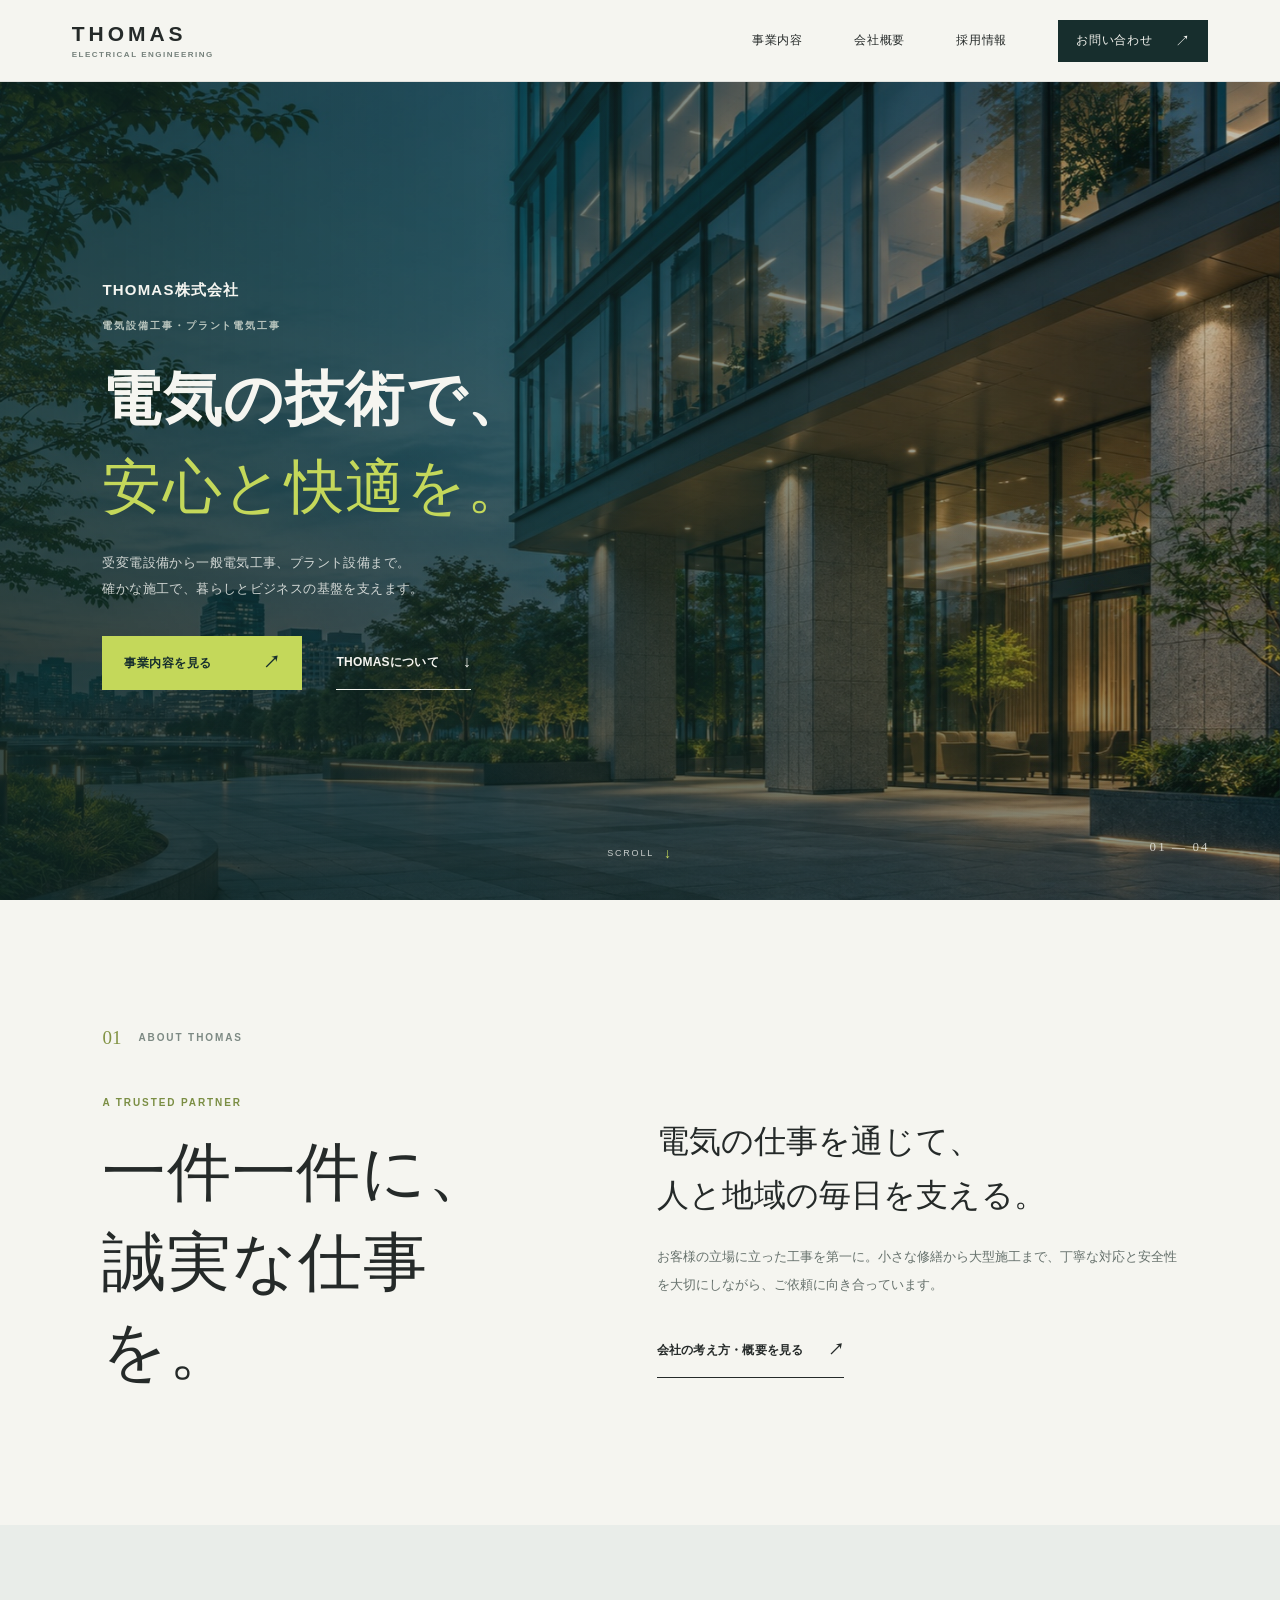
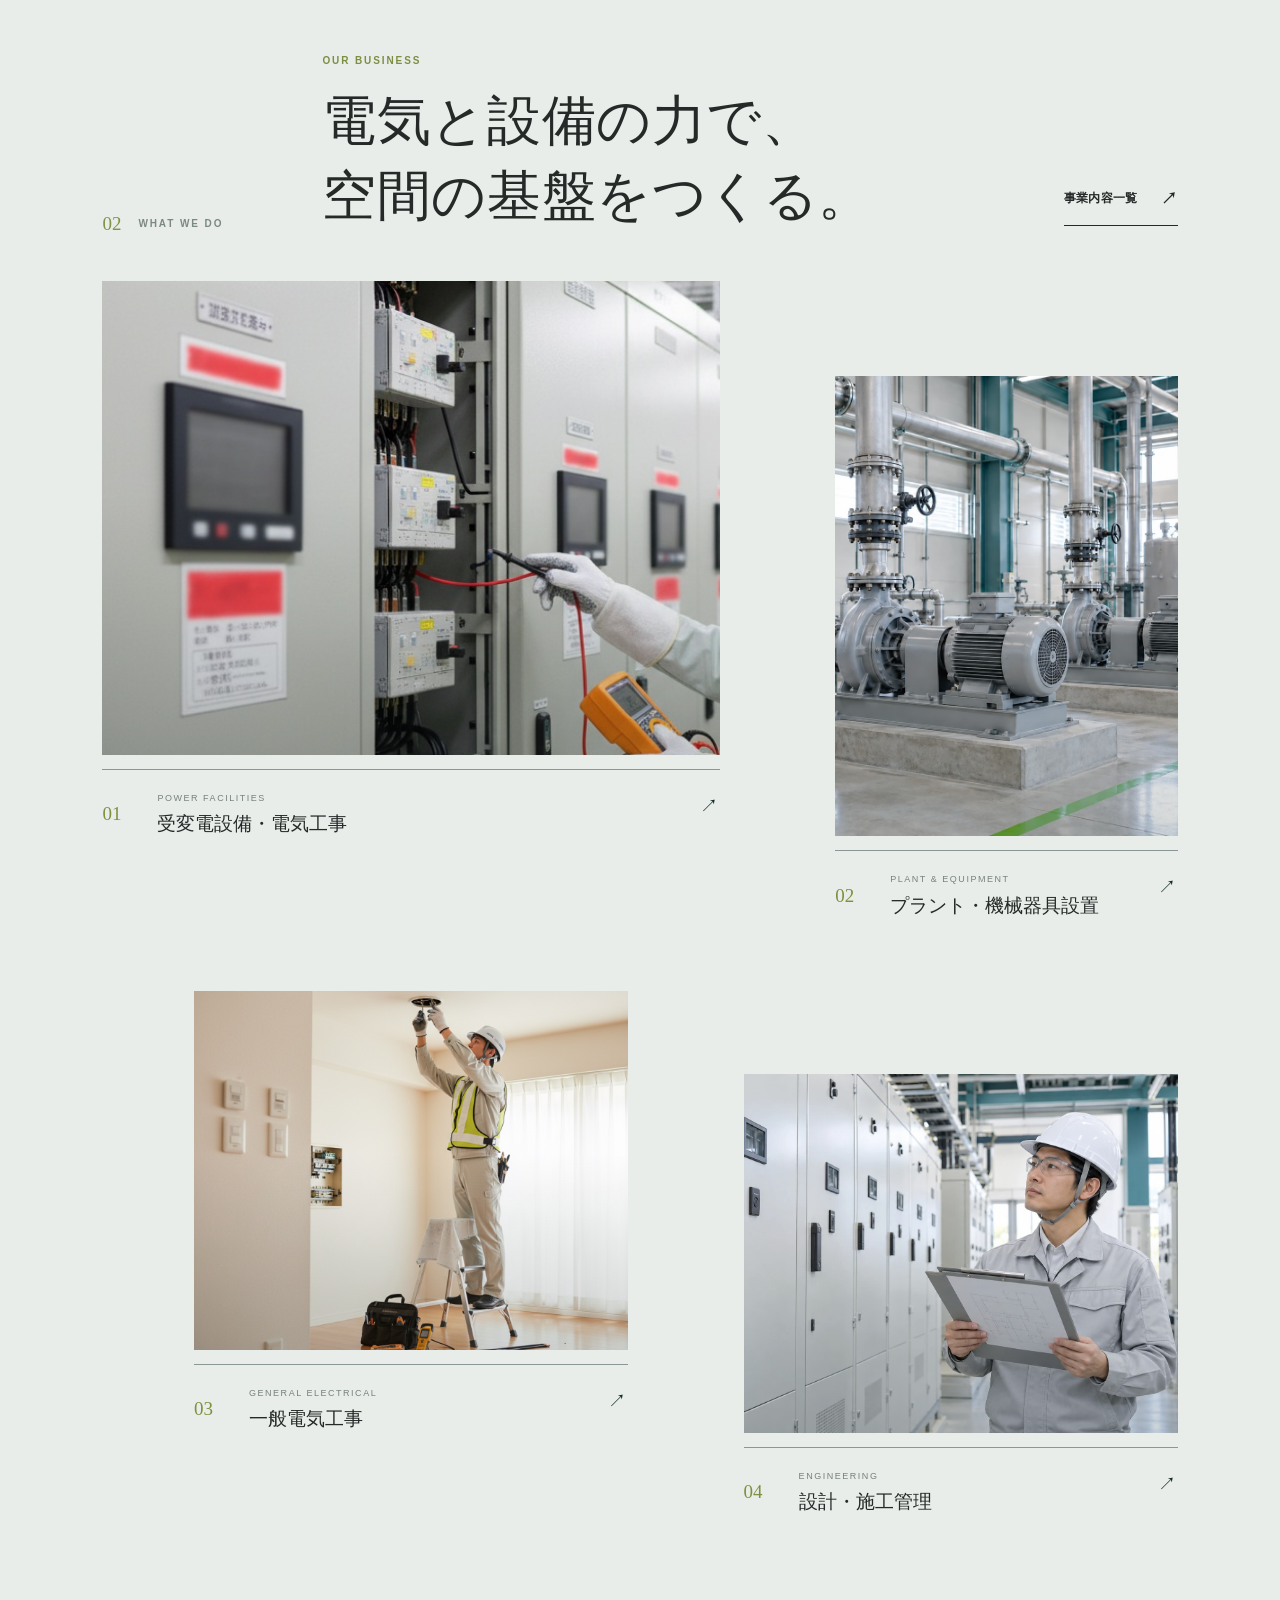
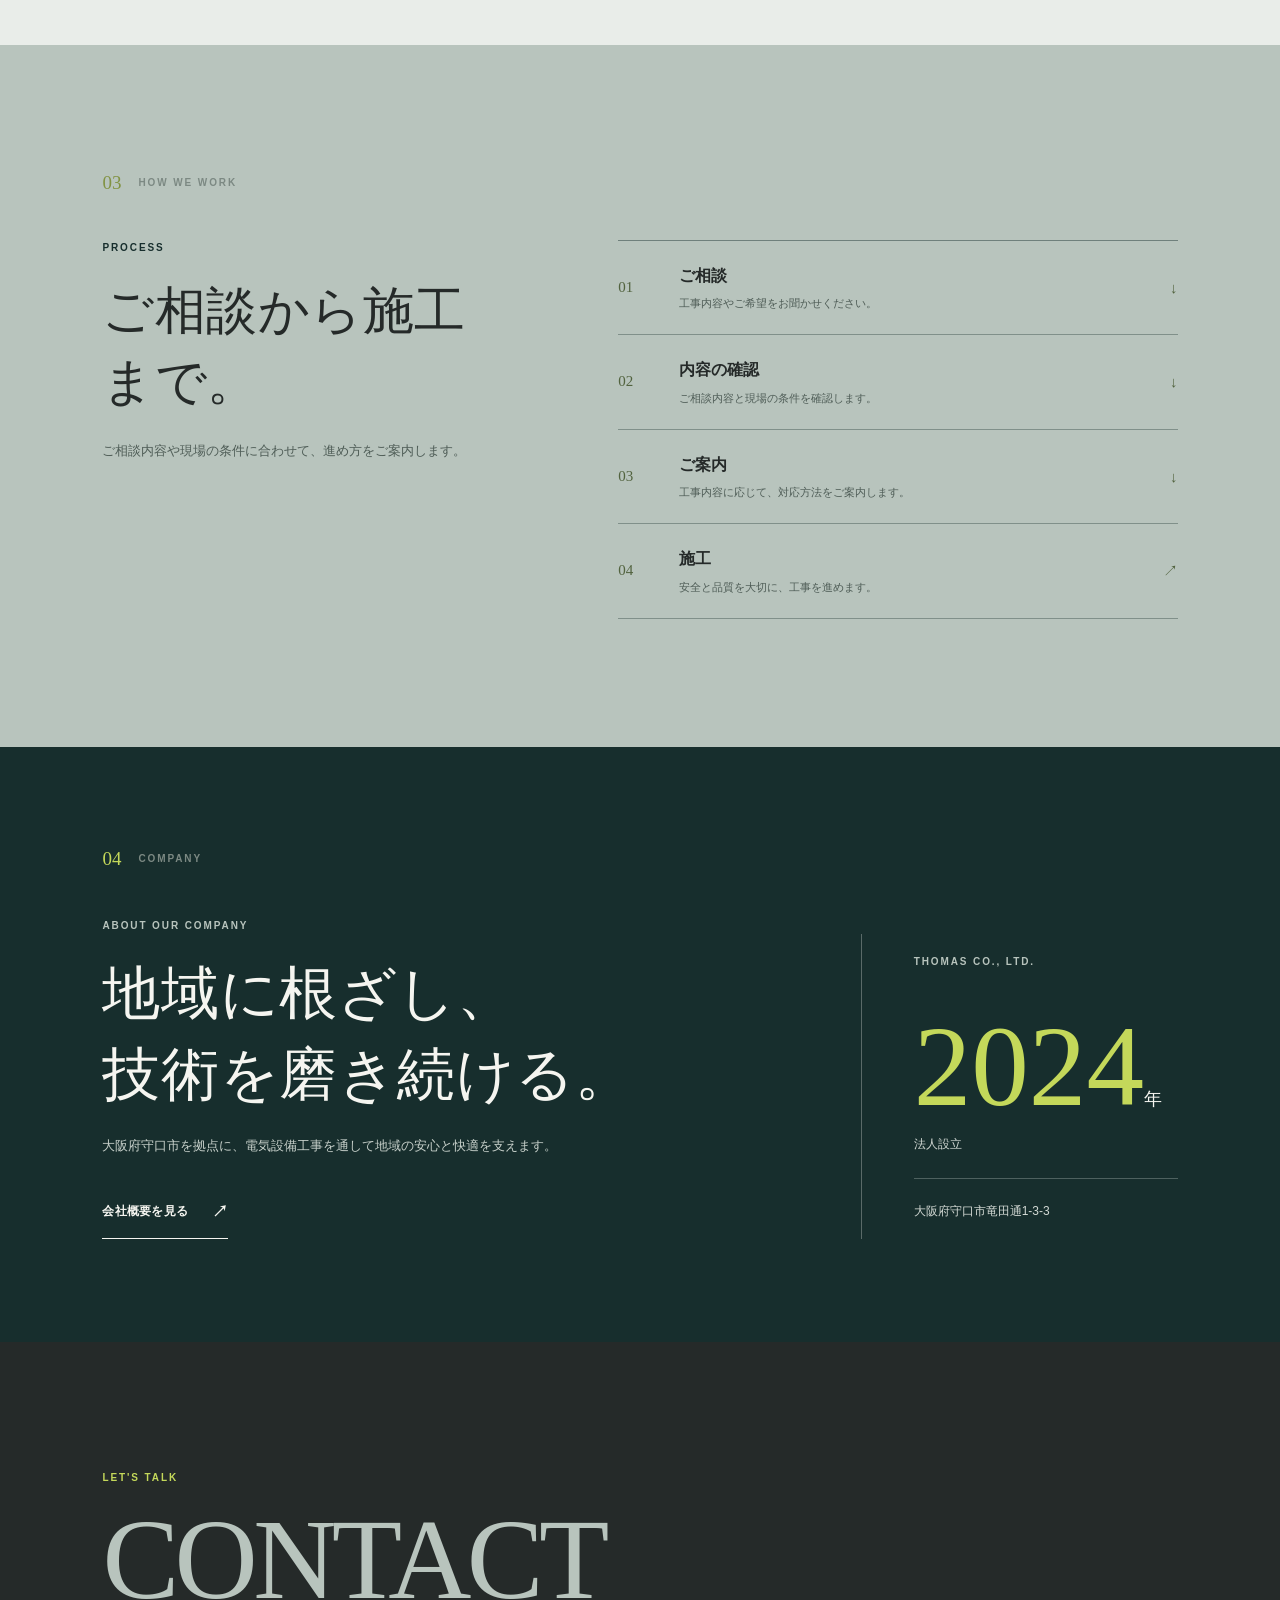
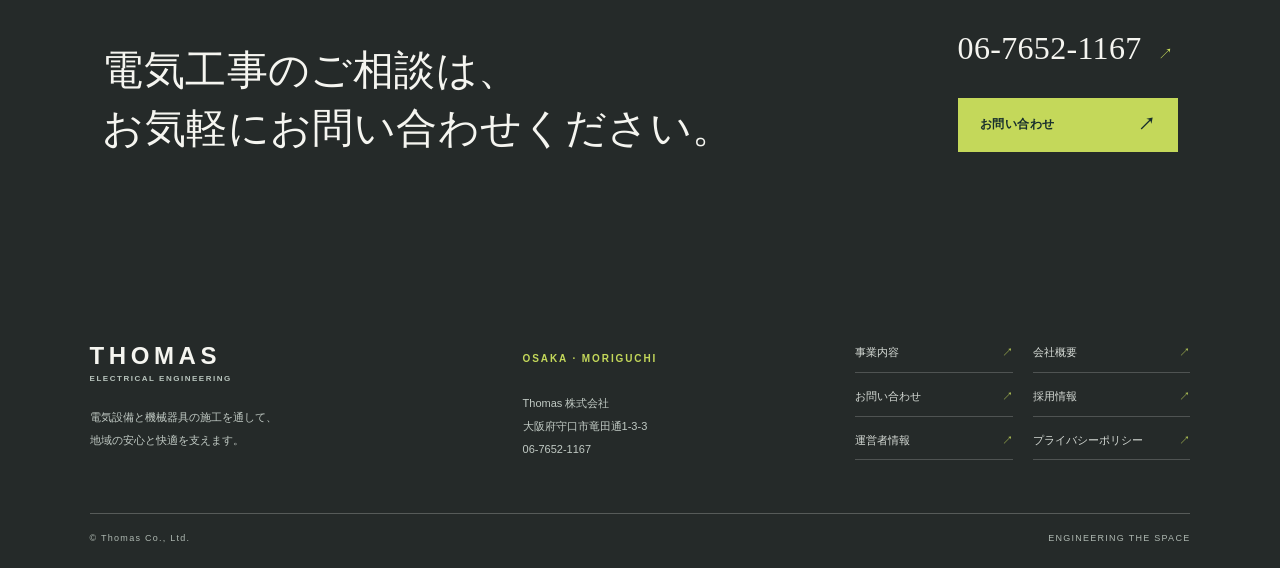
<file: index.html>
<!doctype html><html lang="ja"><head><meta charset="utf-8"><meta name="viewport" content="width=device-width, initial-scale=1"><meta name="description" content="大阪府守口市を拠点とするThomas株式会社。受変電設備工事、プラント電気工事、一般電気工事、機械器具設置、設計・施工管理に対応します。"><meta property="og:type" content="website"><meta property="og:site_name" content="Thomas株式会社"><meta property="og:locale" content="ja_JP"><meta property="og:title" content="Thomas株式会社｜大阪・守口市の電気設備工事"><meta property="og:description" content="大阪府守口市を拠点とするThomas株式会社。受変電設備工事、プラント電気工事、一般電気工事、機械器具設置、設計・施工管理に対応します。"><meta property="og:image" content="https://www.thomas-112.com/images/hero-office-exterior.jpg"><meta name="twitter:card" content="summary_large_image"><title>Thomas株式会社｜大阪・守口市の電気設備工事</title><link rel="stylesheet" href="./style.css?v=20261113-1"><link rel="canonical" href="https://www.thomas-112.com/">
<meta property="og:url" content="https://www.thomas-112.com/">
<meta property="og:image:alt" content="夕景に照らされたオフィスビルの外観">
<meta name="twitter:title" content="Thomas株式会社｜大阪・守口市の電気設備工事">
<meta name="twitter:description" content="大阪府守口市を拠点とするThomas株式会社。受変電設備工事、プラント電気工事、一般電気工事、機械器具設置、設計・施工管理に対応します。">
<meta name="twitter:image" content="https://www.thomas-112.com/images/hero-office-exterior.jpg">
<script type="application/ld+json">{"@context":"https://schema.org","@type":"Organization","@id":"https://www.thomas-112.com/#organization","name":"Thomas株式会社","legalName":"Thomas 株式会社","url":"https://www.thomas-112.com/","telephone":"06-7652-1167","address":{"@type":"PostalAddress","streetAddress":"竜田通1-3-3","addressLocality":"守口市","addressRegion":"大阪府","addressCountry":"JP"},"description":"大阪府守口市を拠点に、受変電設備工事、プラント電気工事、一般電気工事、機械器具設置、設計・施工管理を行います。"}</script>
</head><body><header class="site-header"><a class="wordmark" href="./" aria-label="Thomas株式会社 ホーム"><span class="wordmark-main">THOMAS</span><span class="wordmark-sub">ELECTRICAL ENGINEERING</span></a><button class="menu-toggle" aria-expanded="false" aria-controls="main-nav" aria-label="メニューを開く"><span></span><span></span></button><nav id="main-nav" aria-label="メインナビゲーション"><a href="./事業内容/" >事業内容</a><a href="./会社概要/" >会社概要</a><a href="./recruit/">採用情報</a><a class="nav-contact" href="./お問い合わせ/" >お問い合わせ <span aria-hidden="true">↗</span></a></nav></header><main>
<section class="home-hero"><img class="hero-image" src="./images/hero-office-exterior.jpg" alt="夕景に照らされたオフィスビルの外観" fetchpriority="high" width="1672" height="941"><div class="hero-shade" aria-hidden="true"></div><div class="hero-content"><p class="hero-brand">THOMAS株式会社</p><p class="eyebrow">電気設備工事・プラント電気工事</p><h1 class="hero-title">電気の技術で、<br><span>安心と快適を。</span></h1><p class="hero-lead">受変電設備から一般電気工事、プラント設備まで。<br class="desktop-only">確かな施工で、暮らしとビジネスの基盤を支えます。</p><div class="hero-actions"><a class="button button-lime" href="./事業内容/">事業内容を見る <span aria-hidden="true">↗</span></a><a class="text-arrow text-arrow-light" href="./会社概要/">THOMASについて <span aria-hidden="true">↓</span></a></div></div><a class="hero-scroll" href="#about" aria-label="会社紹介へスクロール">SCROLL <span aria-hidden="true">↓</span></a><span class="hero-index" aria-hidden="true">01 — 04</span></section>
<section class="about-section section-pad" id="about"><div class="section-meta"><span class="section-number">01</span><span class="micro-label">ABOUT THOMAS</span></div><div class="about-grid"><div class="about-title"><p class="eyebrow">A TRUSTED PARTNER</p><h2>一件一件に、<br>誠実な仕事を。</h2></div><div class="about-copy"><p class="large-copy">電気の仕事を通じて、<br>人と地域の毎日を支える。</p><p>お客様の立場に立った工事を第一に。小さな修繕から大型施工まで、丁寧な対応と安全性を大切にしながら、ご依頼に向き合っています。</p><a class="text-arrow" href="./会社概要/">会社の考え方・概要を見る <span aria-hidden="true">↗</span></a></div></div></section>
<section class="business-section section-pad" id="business"><div class="section-heading"><div class="section-meta"><span class="section-number">02</span><span class="micro-label">WHAT WE DO</span></div><div class="section-heading-main"><p class="eyebrow">OUR BUSINESS</p><h2>電気と設備の力で、<br>空間の基盤をつくる。</h2></div><a class="text-arrow" href="./事業内容/">事業内容一覧 <span aria-hidden="true">↗</span></a></div><div class="business-grid">
<a class="business-item business-item-large reveal" href="./事業内容/#power"><figure><img src="./images/service-switchgear-inspection.jpg" alt="配電盤点検のイメージ画像" loading="lazy" width="603" height="896" decoding="async"></figure><div class="business-item-copy"><span class="business-no">01</span><span class="business-en">POWER FACILITIES</span><h3>受変電設備・電気工事</h3><span class="business-link" aria-hidden="true">↗</span></div></a>
<a class="business-item business-item-tall reveal" href="./事業内容/#plant"><figure><img src="./images/service-plant-equipment.webp" alt="プラント設備のイメージ画像" loading="lazy" width="1536" height="1024" decoding="async"></figure><div class="business-item-copy"><span class="business-no">02</span><span class="business-en">PLANT & EQUIPMENT</span><h3>プラント・機械器具設置</h3><span class="business-link" aria-hidden="true">↗</span></div></a>
<a class="business-item business-item-offset reveal" href="./事業内容/#general"><figure><img src="./images/service-general-electrical.jpg" alt="一般電気工事のイメージ画像" loading="lazy" width="1200" height="1200" decoding="async"></figure><div class="business-item-copy"><span class="business-no">03</span><span class="business-en">GENERAL ELECTRICAL</span><h3>一般電気工事</h3><span class="business-link" aria-hidden="true">↗</span></div></a>
<a class="business-item business-item-wide reveal" href="./事業内容/#engineering"><figure><img src="./images/service-construction-management.webp" alt="設計・施工管理のイメージ画像" loading="lazy" width="1536" height="1024" decoding="async"></figure><div class="business-item-copy"><span class="business-no">04</span><span class="business-en">ENGINEERING</span><h3>設計・施工管理</h3><span class="business-link" aria-hidden="true">↗</span></div></a>
</div></section>
<section class="process-section section-pad"><div class="section-meta"><span class="section-number">03</span><span class="micro-label">HOW WE WORK</span></div><div class="process-layout"><div><p class="eyebrow">PROCESS</p><h2>ご相談から施工まで。</h2><p class="section-intro">ご相談内容や現場の条件に合わせて、進め方をご案内します。</p></div><ol class="process-list"><li><span class="process-no">01</span><div><h3>ご相談</h3><p>工事内容やご希望をお聞かせください。</p></div><span class="process-arrow" aria-hidden="true">↓</span></li><li><span class="process-no">02</span><div><h3>内容の確認</h3><p>ご相談内容と現場の条件を確認します。</p></div><span class="process-arrow" aria-hidden="true">↓</span></li><li><span class="process-no">03</span><div><h3>ご案内</h3><p>工事内容に応じて、対応方法をご案内します。</p></div><span class="process-arrow" aria-hidden="true">↓</span></li><li><span class="process-no">04</span><div><h3>施工</h3><p>安全と品質を大切に、工事を進めます。</p></div><span class="process-arrow" aria-hidden="true">↗</span></li></ol></div></section>
<section class="company-strip"><div class="company-strip-copy"><div class="section-meta"><span class="section-number">04</span><span class="micro-label">COMPANY</span></div><p class="eyebrow">ABOUT OUR COMPANY</p><h2>地域に根ざし、<br>技術を磨き続ける。</h2><p>大阪府守口市を拠点に、電気設備工事を通して地域の安心と快適を支えます。</p><a class="text-arrow text-arrow-light" href="./会社概要/">会社概要を見る <span aria-hidden="true">↗</span></a></div><div class="company-strip-data"><span class="micro-label">THOMAS CO., LTD.</span><strong>2024<span>年</span></strong><p>法人設立</p><span class="company-data-rule"></span><p>大阪府守口市竜田通1-3-3</p></div></section>
<section class="contact-cta section-pad"><div><p class="eyebrow">LET'S TALK</p><p class="contact-word">CONTACT</p><h2>電気工事のご相談は、<br>お気軽にお問い合わせください。</h2></div><div class="contact-cta-actions"><a class="contact-cta-phone" href="tel:0676521167">06-7652-1167 <span aria-hidden="true">↗</span></a><a class="button button-lime" href="./お問い合わせ/">お問い合わせ <span aria-hidden="true">↗</span></a></div></section>
</main><footer class="site-footer"><div class="footer-main"><div class="footer-identity"><a class="wordmark wordmark-footer" href="./" aria-label="Thomas株式会社 ホーム"><span class="wordmark-main">THOMAS</span><span class="wordmark-sub">ELECTRICAL ENGINEERING</span></a><p>電気設備と機械器具の施工を通して、<br>地域の安心と快適を支えます。</p></div><div class="footer-company"><span class="micro-label">OSAKA · MORIGUCHI</span><p>Thomas 株式会社<br>大阪府守口市竜田通1-3-3<br><a href="tel:0676521167">06-7652-1167</a></p></div><nav class="footer-links" aria-label="フッターナビゲーション"><a href="./事業内容/">事業内容 <span>↗</span></a><a href="./会社概要/">会社概要 <span>↗</span></a><a href="./お問い合わせ/">お問い合わせ <span>↗</span></a><a href="./recruit/">採用情報 <span>↗</span></a><a href="./概要/">運営者情報 <span>↗</span></a><a href="./プライバシーポリシー/">プライバシーポリシー <span>↗</span></a></nav></div><div class="footer-bottom"><span>© Thomas Co., Ltd.</span><span>ENGINEERING THE SPACE</span></div></footer><div class="mobile-contact" aria-label="お問い合わせ"><a href="tel:0676521167"><span>電話で相談</span><b aria-hidden="true">↗</b></a><a href="./お問い合わせ/"><span>お問い合わせ</span><b aria-hidden="true">→</b></a></div><script src="./site.js" defer></script></body></html>
</file>
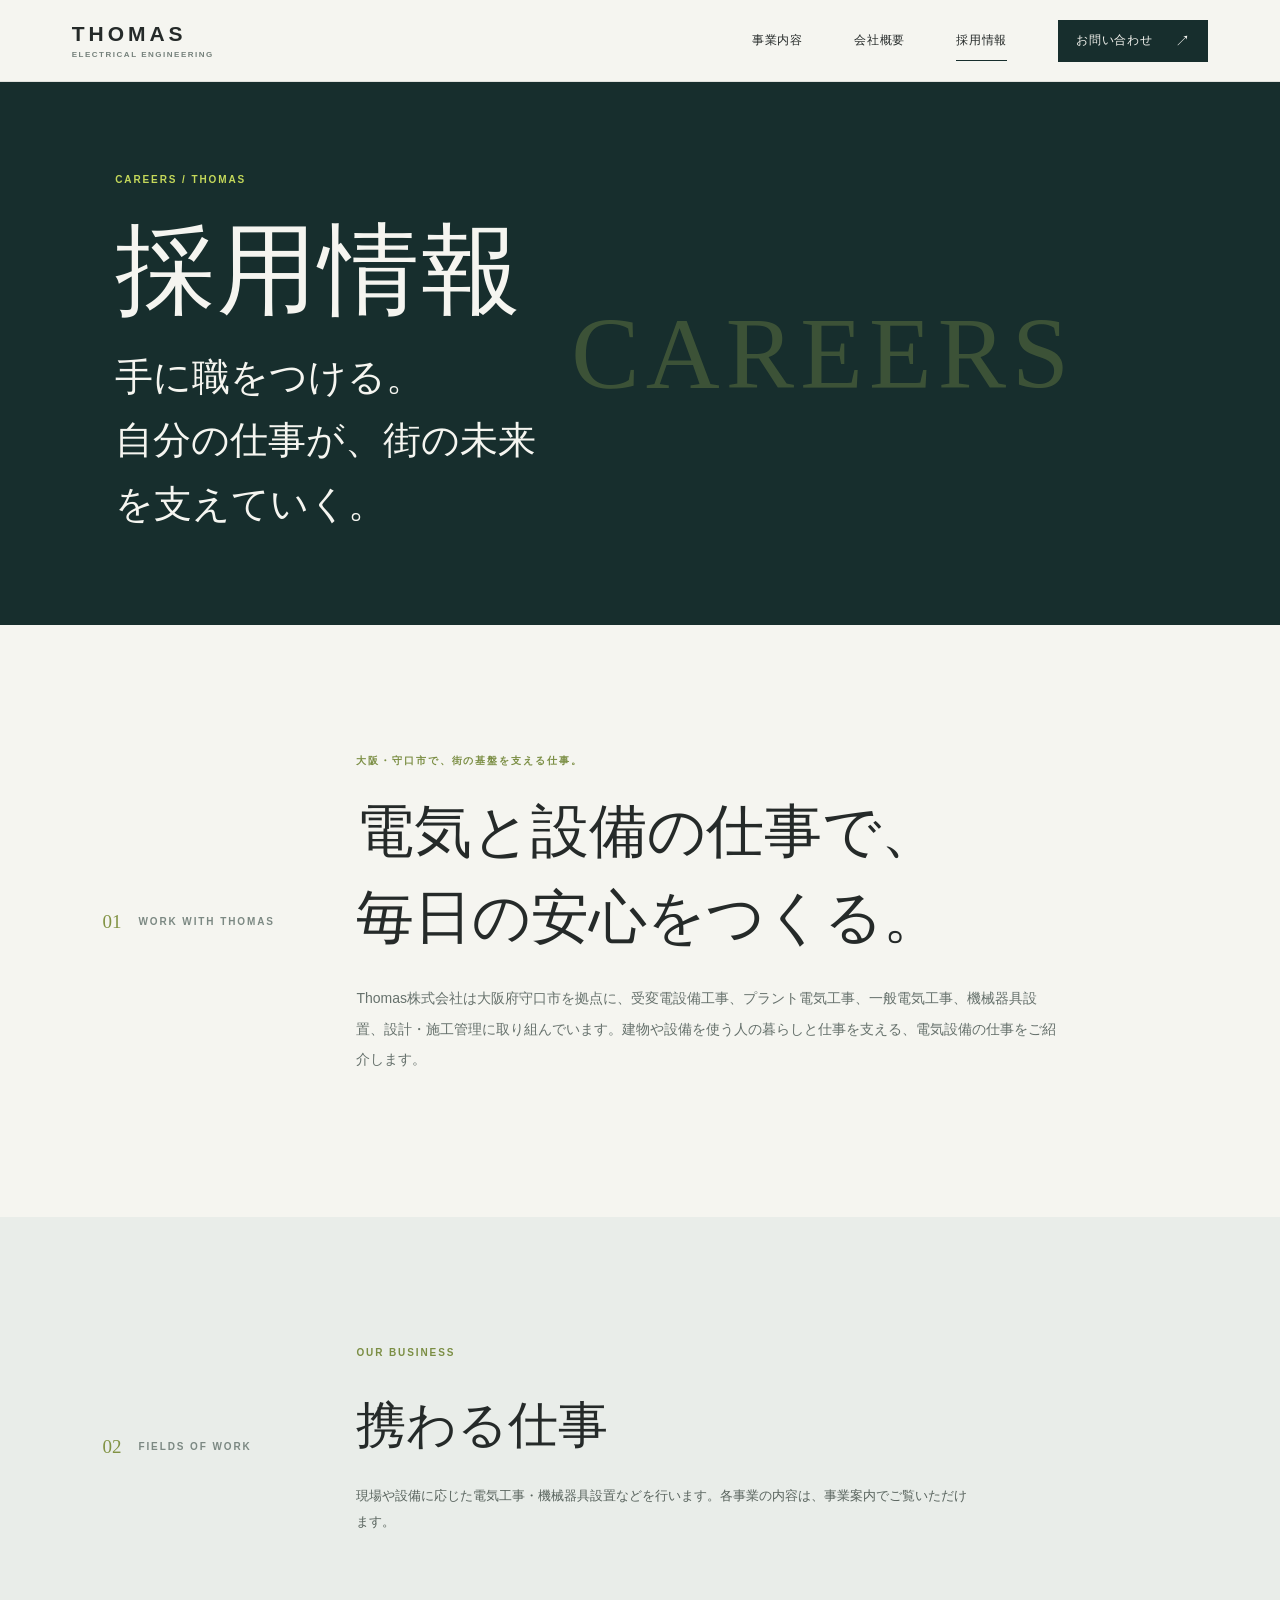
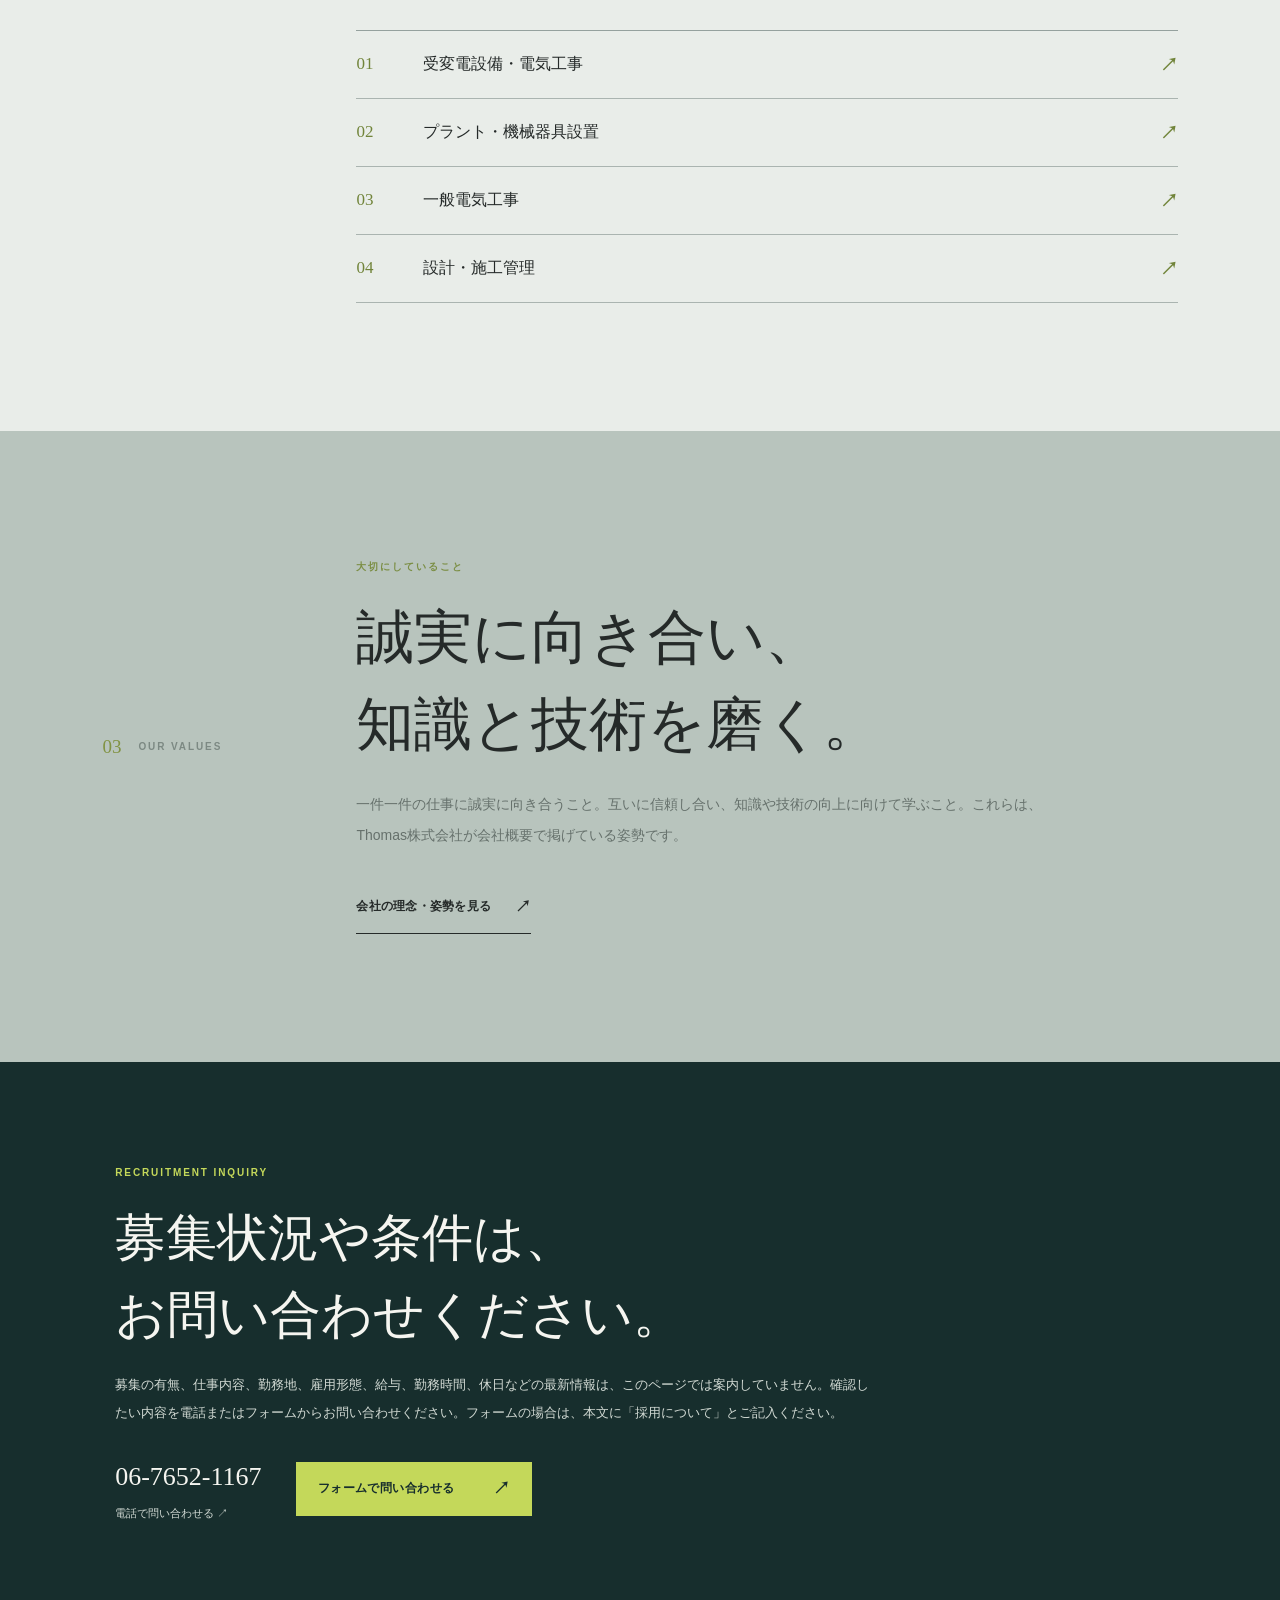
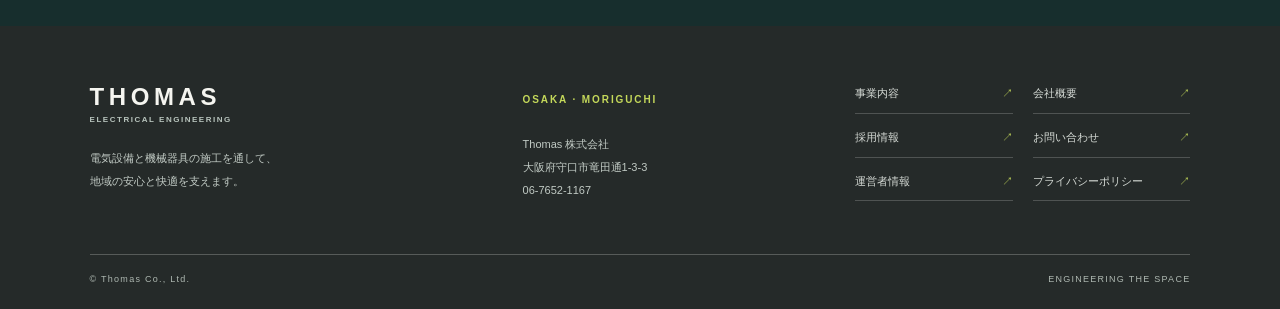
<file: recruit/index.html>
<!doctype html>
<html lang="ja">
<head>
  <meta charset="utf-8">
  <meta name="viewport" content="width=device-width, initial-scale=1">
  <title>採用について｜大阪・守口市の電気工事｜Thomas株式会社</title>
  <meta name="description" content="大阪府守口市のThomas株式会社の採用案内です。受変電設備、プラント電気工事、一般電気工事など街の基盤を支える仕事をご紹介します。募集状況や条件はお問い合わせください。">
  <link rel="canonical" href="https://www.thomas-112.com/recruit/">
  <meta property="og:type" content="website">
  <meta property="og:site_name" content="Thomas株式会社">
  <meta property="og:locale" content="ja_JP">
  <meta property="og:title" content="採用について｜大阪・守口市の電気工事｜Thomas株式会社">
  <meta property="og:description" content="大阪府守口市のThomas株式会社の採用案内です。受変電設備、プラント電気工事、一般電気工事など街の基盤を支える仕事をご紹介します。募集状況や条件はお問い合わせください。">
  <meta property="og:url" content="https://www.thomas-112.com/recruit/">
  <meta property="og:image" content="https://www.thomas-112.com/images/hero-office-exterior.jpg">
  <meta property="og:image:alt" content="夕景に照らされたオフィスビルの外観">
  <meta name="twitter:card" content="summary_large_image">
  <meta name="twitter:title" content="採用について｜Thomas株式会社">
  <meta name="twitter:description" content="大阪府守口市のThomas株式会社の採用案内です。">
  <meta name="twitter:image" content="https://www.thomas-112.com/images/hero-office-exterior.jpg">
  <link rel="stylesheet" href="../style.css?v=20261113-1">
</head>
<body>
  <header class="site-header">
    <a class="wordmark" href="../" aria-label="Thomas株式会社 ホーム"><span class="wordmark-main">THOMAS</span><span class="wordmark-sub">ELECTRICAL ENGINEERING</span></a>
    <button class="menu-toggle" aria-expanded="false" aria-controls="main-nav" aria-label="メニューを開く"><span></span><span></span></button>
    <nav id="main-nav" aria-label="メインナビゲーション">
      <a href="../事業内容/">事業内容</a>
      <a href="../会社概要/">会社概要</a>
      <a href="./" aria-current="page">採用情報</a>
      <a class="nav-contact" href="../お問い合わせ/">お問い合わせ <span aria-hidden="true">↗</span></a>
    </nav>
  </header>

  <main>
    <section class="page-intro page-intro-dark recruit-hero">
      <div class="page-intro-inner">
        <p class="eyebrow">CAREERS / THOMAS</p>
        <h1>採用情報</h1>
        <p class="page-lead">手に職をつける。<br>自分の仕事が、街の未来を支えていく。</p>
      </div>
      <span class="page-intro-number" aria-hidden="true">CAREERS</span>
    </section>

    <section class="recruit-intro section-pad">
      <div class="section-meta"><span class="section-number">01</span><span class="micro-label">WORK WITH THOMAS</span></div>
      <div class="recruit-intro-copy">
        <p class="eyebrow">大阪・守口市で、街の基盤を支える仕事。</p>
        <h2>電気と設備の仕事で、<br>毎日の安心をつくる。</h2>
        <p>Thomas株式会社は大阪府守口市を拠点に、受変電設備工事、プラント電気工事、一般電気工事、機械器具設置、設計・施工管理に取り組んでいます。建物や設備を使う人の暮らしと仕事を支える、電気設備の仕事をご紹介します。</p>
      </div>
    </section>

    <section class="recruit-work section-pad">
      <div class="section-meta"><span class="section-number">02</span><span class="micro-label">FIELDS OF WORK</span></div>
      <div class="recruit-section-heading">
        <p class="eyebrow">OUR BUSINESS</p>
        <h2>携わる仕事</h2>
        <p>現場や設備に応じた電気工事・機械器具設置などを行います。各事業の内容は、事業案内でご覧いただけます。</p>
      </div>
      <ol class="recruit-work-list">
        <li><span>01</span><a href="../事業内容/#power">受変電設備・電気工事 <b aria-hidden="true">↗</b></a></li>
        <li><span>02</span><a href="../事業内容/#plant">プラント・機械器具設置 <b aria-hidden="true">↗</b></a></li>
        <li><span>03</span><a href="../事業内容/#general">一般電気工事 <b aria-hidden="true">↗</b></a></li>
        <li><span>04</span><a href="../事業内容/#engineering">設計・施工管理 <b aria-hidden="true">↗</b></a></li>
      </ol>
    </section>

    <section class="recruit-values section-pad">
      <div class="section-meta"><span class="section-number">03</span><span class="micro-label">OUR VALUES</span></div>
      <div class="recruit-values-copy">
        <p class="eyebrow">大切にしていること</p>
        <h2>誠実に向き合い、<br>知識と技術を磨く。</h2>
        <p>一件一件の仕事に誠実に向き合うこと。互いに信頼し合い、知識や技術の向上に向けて学ぶこと。これらは、Thomas株式会社が会社概要で掲げている姿勢です。</p>
        <a class="text-arrow" href="../会社概要/">会社の理念・姿勢を見る <span aria-hidden="true">↗</span></a>
      </div>
    </section>

    <section class="recruit-contact section-pad">
      <p class="eyebrow">RECRUITMENT INQUIRY</p>
      <h2>募集状況や条件は、<br>お問い合わせください。</h2>
      <p>募集の有無、仕事内容、勤務地、雇用形態、給与、勤務時間、休日などの最新情報は、このページでは案内していません。確認したい内容を電話またはフォームからお問い合わせください。フォームの場合は、本文に「採用について」とご記入ください。</p>
      <div class="recruit-contact-actions">
        <a class="recruit-phone" href="tel:0676521167">06-7652-1167 <span>電話で問い合わせる ↗</span></a>
        <a class="button button-lime" href="../お問い合わせ/">フォームで問い合わせる <span aria-hidden="true">↗</span></a>
      </div>
    </section>
  </main>

  <footer class="site-footer">
    <div class="footer-main">
      <div class="footer-identity"><a class="wordmark wordmark-footer" href="../" aria-label="Thomas株式会社 ホーム"><span class="wordmark-main">THOMAS</span><span class="wordmark-sub">ELECTRICAL ENGINEERING</span></a><p>電気設備と機械器具の施工を通して、<br>地域の安心と快適を支えます。</p></div>
      <div class="footer-company"><span class="micro-label">OSAKA · MORIGUCHI</span><p>Thomas 株式会社<br>大阪府守口市竜田通1-3-3<br><a href="tel:0676521167">06-7652-1167</a></p></div>
      <nav class="footer-links" aria-label="フッターナビゲーション">
        <a href="../事業内容/">事業内容 <span>↗</span></a><a href="../会社概要/">会社概要 <span>↗</span></a><a href="./" aria-current="page">採用情報 <span>↗</span></a><a href="../お問い合わせ/">お問い合わせ <span>↗</span></a><a href="../概要/">運営者情報 <span>↗</span></a><a href="../プライバシーポリシー/">プライバシーポリシー <span>↗</span></a>
      </nav>
    </div>
    <div class="footer-bottom"><span>© Thomas Co., Ltd.</span><span>ENGINEERING THE SPACE</span></div>
  </footer>
  <div class="mobile-contact" aria-label="採用に関するお問い合わせ"><a href="tel:0676521167"><span>採用について電話</span><b aria-hidden="true">↗</b></a><a href="../お問い合わせ/"><span>フォームで問い合わせ</span><b aria-hidden="true">→</b></a></div>
  <script src="../site.js" defer></script>
</body>
</html>
</file>
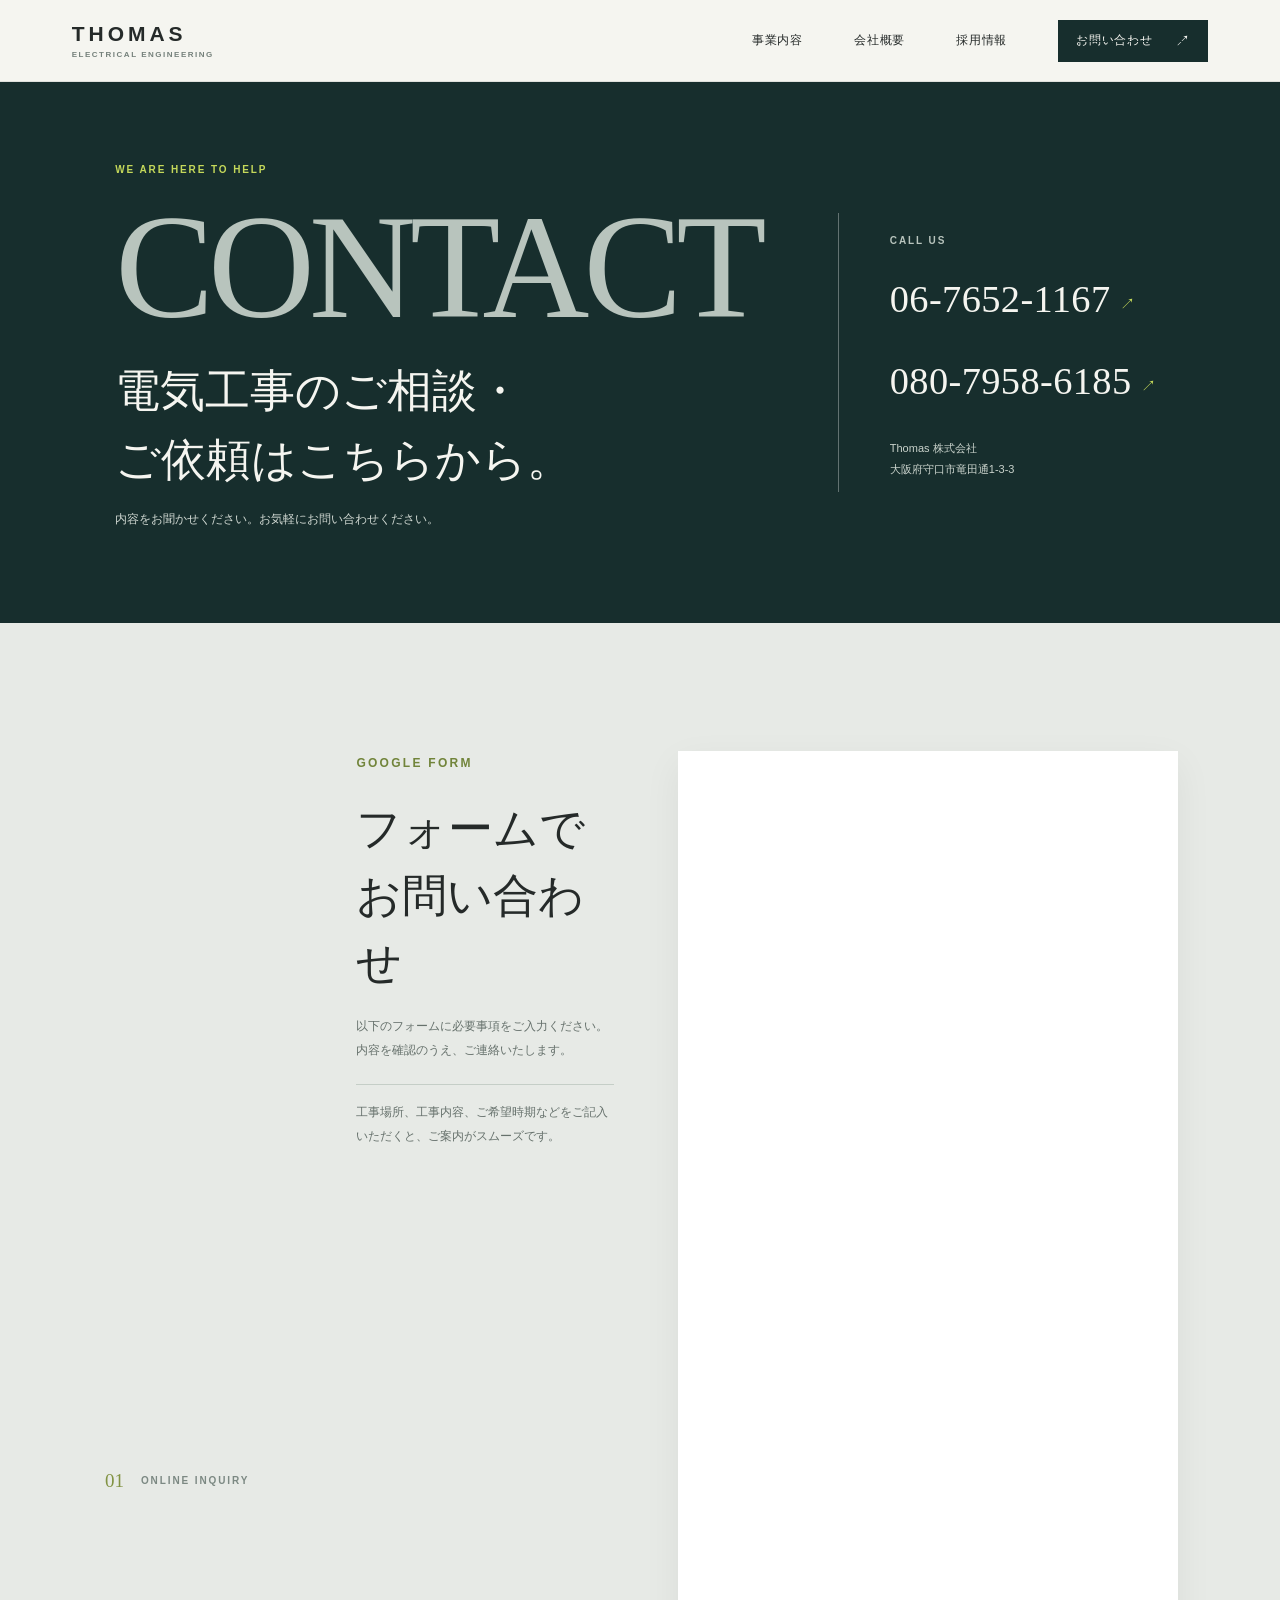
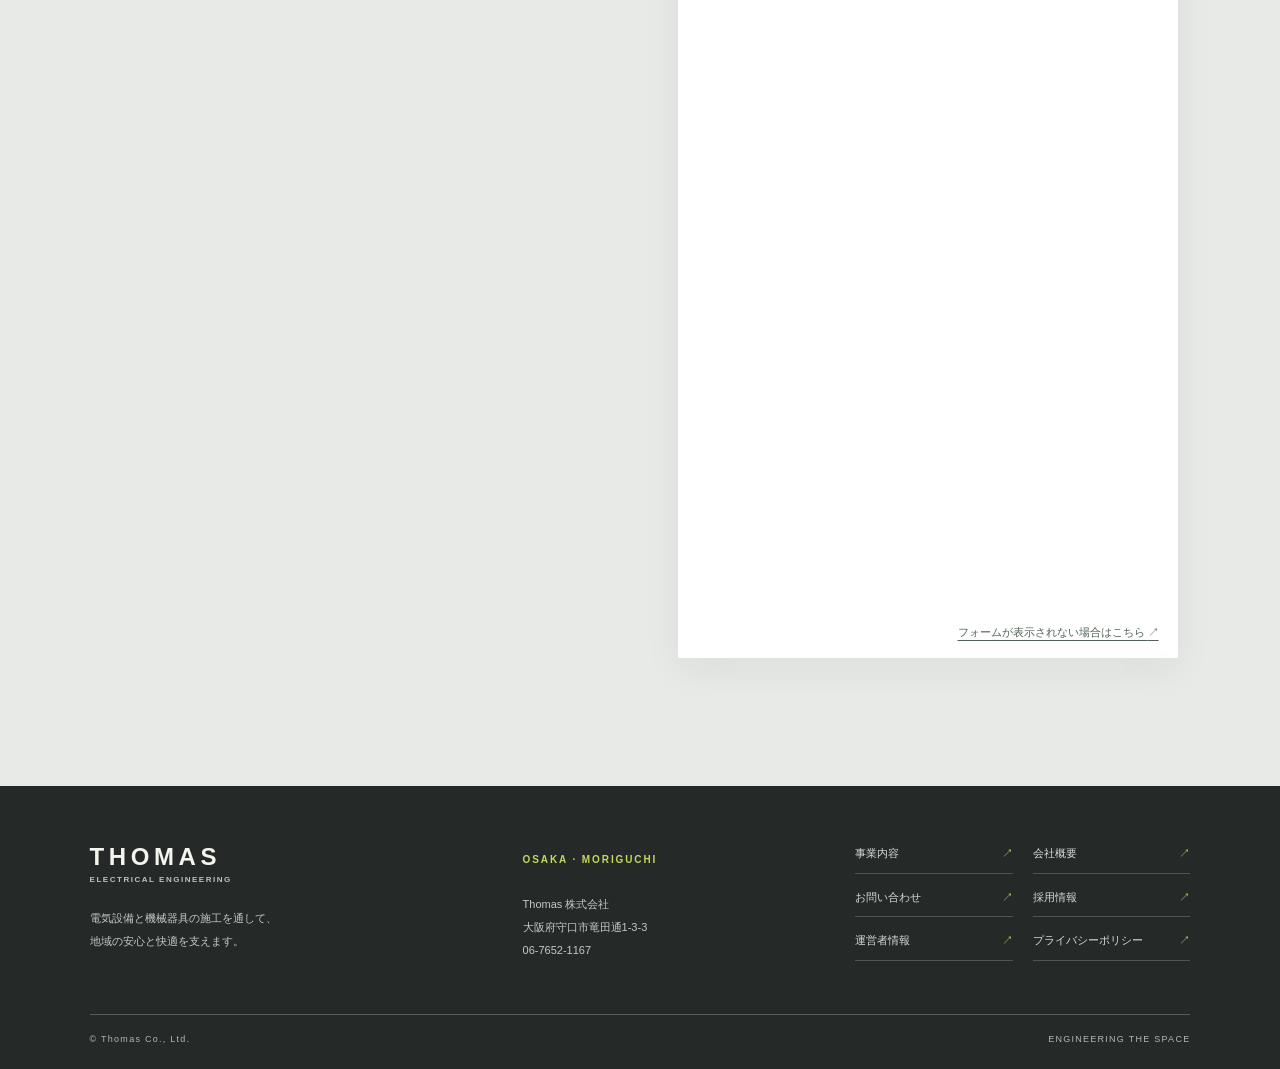
<file: お問い合わせ/index.html>
<!doctype html><html lang="ja"><head><meta charset="utf-8"><meta name="viewport" content="width=device-width, initial-scale=1"><meta name="description" content="Thomas株式会社へのお問い合わせ。大阪・守口市の電気工事、受変電設備工事、プラント電気工事などのご相談を電話またはフォームで受け付けています。"><meta property="og:type" content="website"><meta property="og:site_name" content="Thomas株式会社"><meta property="og:locale" content="ja_JP"><meta property="og:title" content="お問い合わせ｜電気工事のご相談｜Thomas株式会社"><meta property="og:description" content="Thomas株式会社へのお問い合わせ。大阪・守口市の電気工事、受変電設備工事、プラント電気工事などのご相談を電話またはフォームで受け付けています。"><meta property="og:image" content="https://www.thomas-112.com/images/hero-office-exterior.jpg"><meta name="twitter:card" content="summary_large_image"><title>お問い合わせ｜電気工事のご相談｜Thomas株式会社</title><link rel="stylesheet" href="../style.css?v=20261113-1"><link rel="canonical" href="https://www.thomas-112.com/%E3%81%8A%E5%95%8F%E3%81%84%E5%90%88%E3%82%8F%E3%81%9B/">
<meta property="og:url" content="https://www.thomas-112.com/%E3%81%8A%E5%95%8F%E3%81%84%E5%90%88%E3%82%8F%E3%81%9B/">
<meta property="og:image:alt" content="夕景に照らされたオフィスビルの外観">
<meta name="twitter:title" content="お問い合わせ｜電気工事のご相談｜Thomas株式会社">
<meta name="twitter:description" content="Thomas株式会社へのお問い合わせ。大阪・守口市の電気工事、受変電設備工事、プラント電気工事などのご相談を電話またはフォームで受け付けています。">
<meta name="twitter:image" content="https://www.thomas-112.com/images/hero-office-exterior.jpg">
</head><body><header class="site-header"><a class="wordmark" href="../" aria-label="Thomas株式会社 ホーム"><span class="wordmark-main">THOMAS</span><span class="wordmark-sub">ELECTRICAL ENGINEERING</span></a><button class="menu-toggle" aria-expanded="false" aria-controls="main-nav" aria-label="メニューを開く"><span></span><span></span></button><nav id="main-nav" aria-label="メインナビゲーション"><a href="../事業内容/" >事業内容</a><a href="../会社概要/" >会社概要</a><a href="../recruit/">採用情報</a><a class="nav-contact" href="../お問い合わせ/" aria-current="page">お問い合わせ <span aria-hidden="true">↗</span></a></nav></header><main><section class="contact-hero"><div class="contact-hero-content"><p class="eyebrow">WE ARE HERE TO HELP</p><p class="contact-word">CONTACT</p><h1>電気工事のご相談・<br>ご依頼はこちらから。</h1><p>内容をお聞かせください。お気軽にお問い合わせください。</p></div><div class="contact-hero-phone"><span class="micro-label">CALL US</span><a href="tel:0676521167">06-7652-1167 <span aria-hidden="true">↗</span></a><a href="tel:08079586185">080-7958-6185 <span aria-hidden="true">↗</span></a><p>Thomas 株式会社<br>大阪府守口市竜田通1-3-3</p></div></section><section class="contact-form-section section-pad"><div class="section-meta"><span class="section-number">01</span><span class="micro-label">ONLINE INQUIRY</span></div><div class="contact-form-layout"><div class="contact-form-copy"><p class="eyebrow">GOOGLE FORM</p><h2>フォームで<br>お問い合わせ</h2><p>以下のフォームに必要事項をご入力ください。内容を確認のうえ、ご連絡いたします。</p><p class="contact-form-note">工事場所、工事内容、ご希望時期などをご記入いただくと、ご案内がスムーズです。</p></div><div class="google-form"><iframe src="https://docs.google.com/forms/d/e/1FAIpQLSec8bnMGt3XYe2YrlTkMPkuoDT1VuXaqkKww3c6dCxU202CSA/viewform?embedded=true" title="Thomas株式会社 お問い合わせフォーム" width="640" height="1450" loading="lazy" allowfullscreen>読み込んでいます…</iframe><a class="form-fallback" href="https://docs.google.com/forms/d/e/1FAIpQLSec8bnMGt3XYe2YrlTkMPkuoDT1VuXaqkKww3c6dCxU202CSA/viewform" target="_blank" rel="noopener">フォームが表示されない場合はこちら <span aria-hidden="true">↗</span></a></div></div></section></main><footer class="site-footer"><div class="footer-main"><div class="footer-identity"><a class="wordmark wordmark-footer" href="../" aria-label="Thomas株式会社 ホーム"><span class="wordmark-main">THOMAS</span><span class="wordmark-sub">ELECTRICAL ENGINEERING</span></a><p>電気設備と機械器具の施工を通して、<br>地域の安心と快適を支えます。</p></div><div class="footer-company"><span class="micro-label">OSAKA · MORIGUCHI</span><p>Thomas 株式会社<br>大阪府守口市竜田通1-3-3<br><a href="tel:0676521167">06-7652-1167</a></p></div><nav class="footer-links" aria-label="フッターナビゲーション"><a href="../事業内容/">事業内容 <span>↗</span></a><a href="../会社概要/">会社概要 <span>↗</span></a><a href="../お問い合わせ/">お問い合わせ <span>↗</span></a><a href="../recruit/">採用情報 <span>↗</span></a><a href="../概要/">運営者情報 <span>↗</span></a><a href="../プライバシーポリシー/">プライバシーポリシー <span>↗</span></a></nav></div><div class="footer-bottom"><span>© Thomas Co., Ltd.</span><span>ENGINEERING THE SPACE</span></div></footer><div class="mobile-contact" aria-label="お問い合わせ"><a href="tel:0676521167"><span>電話で相談</span><b aria-hidden="true">↗</b></a><a href="../お問い合わせ/"><span>お問い合わせ</span><b aria-hidden="true">→</b></a></div><script src="../site.js" defer></script></body></html>
</file>
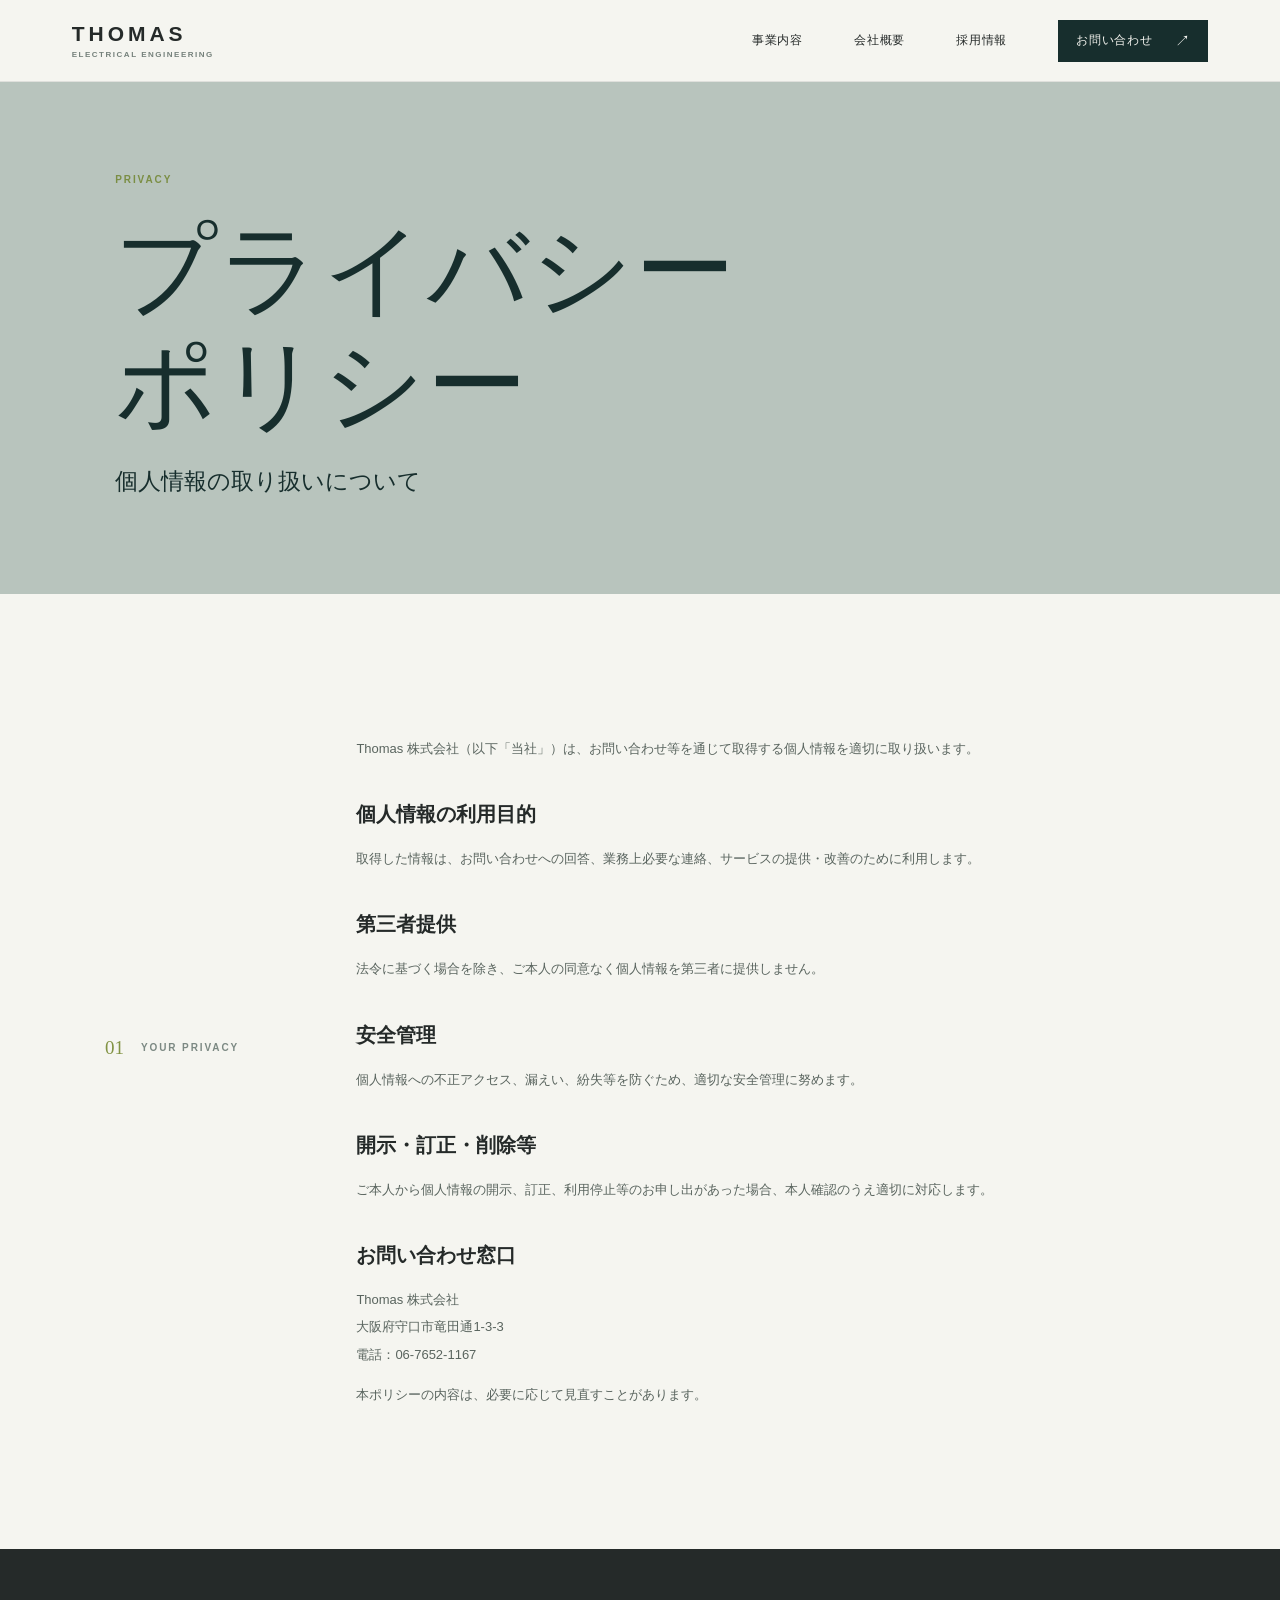
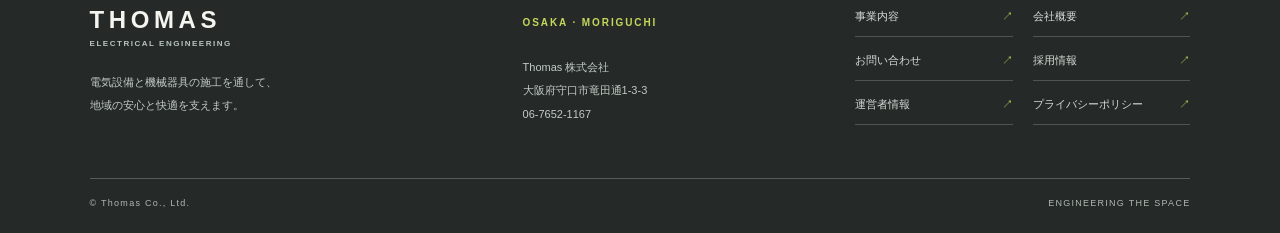
<file: プライバシーポリシー/index.html>
<!doctype html><html lang="ja"><head><meta charset="utf-8"><meta name="viewport" content="width=device-width, initial-scale=1"><meta name="description" content="Thomas株式会社のプライバシーポリシー。お問い合わせに伴う個人情報の取り扱いについてご案内します。"><meta property="og:type" content="website"><meta property="og:site_name" content="Thomas株式会社"><meta property="og:locale" content="ja_JP"><meta property="og:title" content="プライバシーポリシー｜Thomas株式会社"><meta property="og:description" content="Thomas株式会社のプライバシーポリシー。お問い合わせに伴う個人情報の取り扱いについてご案内します。"><meta property="og:image" content="https://www.thomas-112.com/images/hero-office-exterior.jpg"><meta name="twitter:card" content="summary_large_image"><title>プライバシーポリシー｜Thomas株式会社</title><link rel="stylesheet" href="../style.css?v=20261113-1"><link rel="canonical" href="https://www.thomas-112.com/%E3%83%97%E3%83%A9%E3%82%A4%E3%83%90%E3%82%B7%E3%83%BC%E3%83%9D%E3%83%AA%E3%82%B7%E3%83%BC/">
<meta property="og:url" content="https://www.thomas-112.com/%E3%83%97%E3%83%A9%E3%82%A4%E3%83%90%E3%82%B7%E3%83%BC%E3%83%9D%E3%83%AA%E3%82%B7%E3%83%BC/">
<meta property="og:image:alt" content="夕景に照らされたオフィスビルの外観">
<meta name="twitter:title" content="プライバシーポリシー｜Thomas株式会社">
<meta name="twitter:description" content="Thomas株式会社のプライバシーポリシー。お問い合わせに伴う個人情報の取り扱いについてご案内します。">
<meta name="twitter:image" content="https://www.thomas-112.com/images/hero-office-exterior.jpg">
</head><body><header class="site-header"><a class="wordmark" href="../" aria-label="Thomas株式会社 ホーム"><span class="wordmark-main">THOMAS</span><span class="wordmark-sub">ELECTRICAL ENGINEERING</span></a><button class="menu-toggle" aria-expanded="false" aria-controls="main-nav" aria-label="メニューを開く"><span></span><span></span></button><nav id="main-nav" aria-label="メインナビゲーション"><a href="../事業内容/" >事業内容</a><a href="../会社概要/" >会社概要</a><a href="../recruit/">採用情報</a><a class="nav-contact" href="../お問い合わせ/" >お問い合わせ <span aria-hidden="true">↗</span></a></nav></header><main><section class="page-intro page-intro-sage"><div class="page-intro-inner"><p class="eyebrow">PRIVACY</p><h1>プライバシー<br>ポリシー</h1><p class="page-lead">個人情報の取り扱いについて</p></div></section><section class="policy-section section-pad"><div class="section-meta"><span class="section-number">01</span><span class="micro-label">YOUR PRIVACY</span></div><div class="policy-content"><p>Thomas 株式会社（以下「当社」）は、お問い合わせ等を通じて取得する個人情報を適切に取り扱います。</p><h2>個人情報の利用目的</h2><p>取得した情報は、お問い合わせへの回答、業務上必要な連絡、サービスの提供・改善のために利用します。</p><h2>第三者提供</h2><p>法令に基づく場合を除き、ご本人の同意なく個人情報を第三者に提供しません。</p><h2>安全管理</h2><p>個人情報への不正アクセス、漏えい、紛失等を防ぐため、適切な安全管理に努めます。</p><h2>開示・訂正・削除等</h2><p>ご本人から個人情報の開示、訂正、利用停止等のお申し出があった場合、本人確認のうえ適切に対応します。</p><h2>お問い合わせ窓口</h2><p>Thomas 株式会社<br>大阪府守口市竜田通1-3-3<br>電話：<a href="tel:0676521167">06-7652-1167</a></p><p>本ポリシーの内容は、必要に応じて見直すことがあります。</p></div></section></main><footer class="site-footer"><div class="footer-main"><div class="footer-identity"><a class="wordmark wordmark-footer" href="../" aria-label="Thomas株式会社 ホーム"><span class="wordmark-main">THOMAS</span><span class="wordmark-sub">ELECTRICAL ENGINEERING</span></a><p>電気設備と機械器具の施工を通して、<br>地域の安心と快適を支えます。</p></div><div class="footer-company"><span class="micro-label">OSAKA · MORIGUCHI</span><p>Thomas 株式会社<br>大阪府守口市竜田通1-3-3<br><a href="tel:0676521167">06-7652-1167</a></p></div><nav class="footer-links" aria-label="フッターナビゲーション"><a href="../事業内容/">事業内容 <span>↗</span></a><a href="../会社概要/">会社概要 <span>↗</span></a><a href="../お問い合わせ/">お問い合わせ <span>↗</span></a><a href="../recruit/">採用情報 <span>↗</span></a><a href="../概要/">運営者情報 <span>↗</span></a><a href="../プライバシーポリシー/">プライバシーポリシー <span>↗</span></a></nav></div><div class="footer-bottom"><span>© Thomas Co., Ltd.</span><span>ENGINEERING THE SPACE</span></div></footer><div class="mobile-contact" aria-label="お問い合わせ"><a href="tel:0676521167"><span>電話で相談</span><b aria-hidden="true">↗</b></a><a href="../お問い合わせ/"><span>お問い合わせ</span><b aria-hidden="true">→</b></a></div><script src="../site.js" defer></script></body></html>
</file>
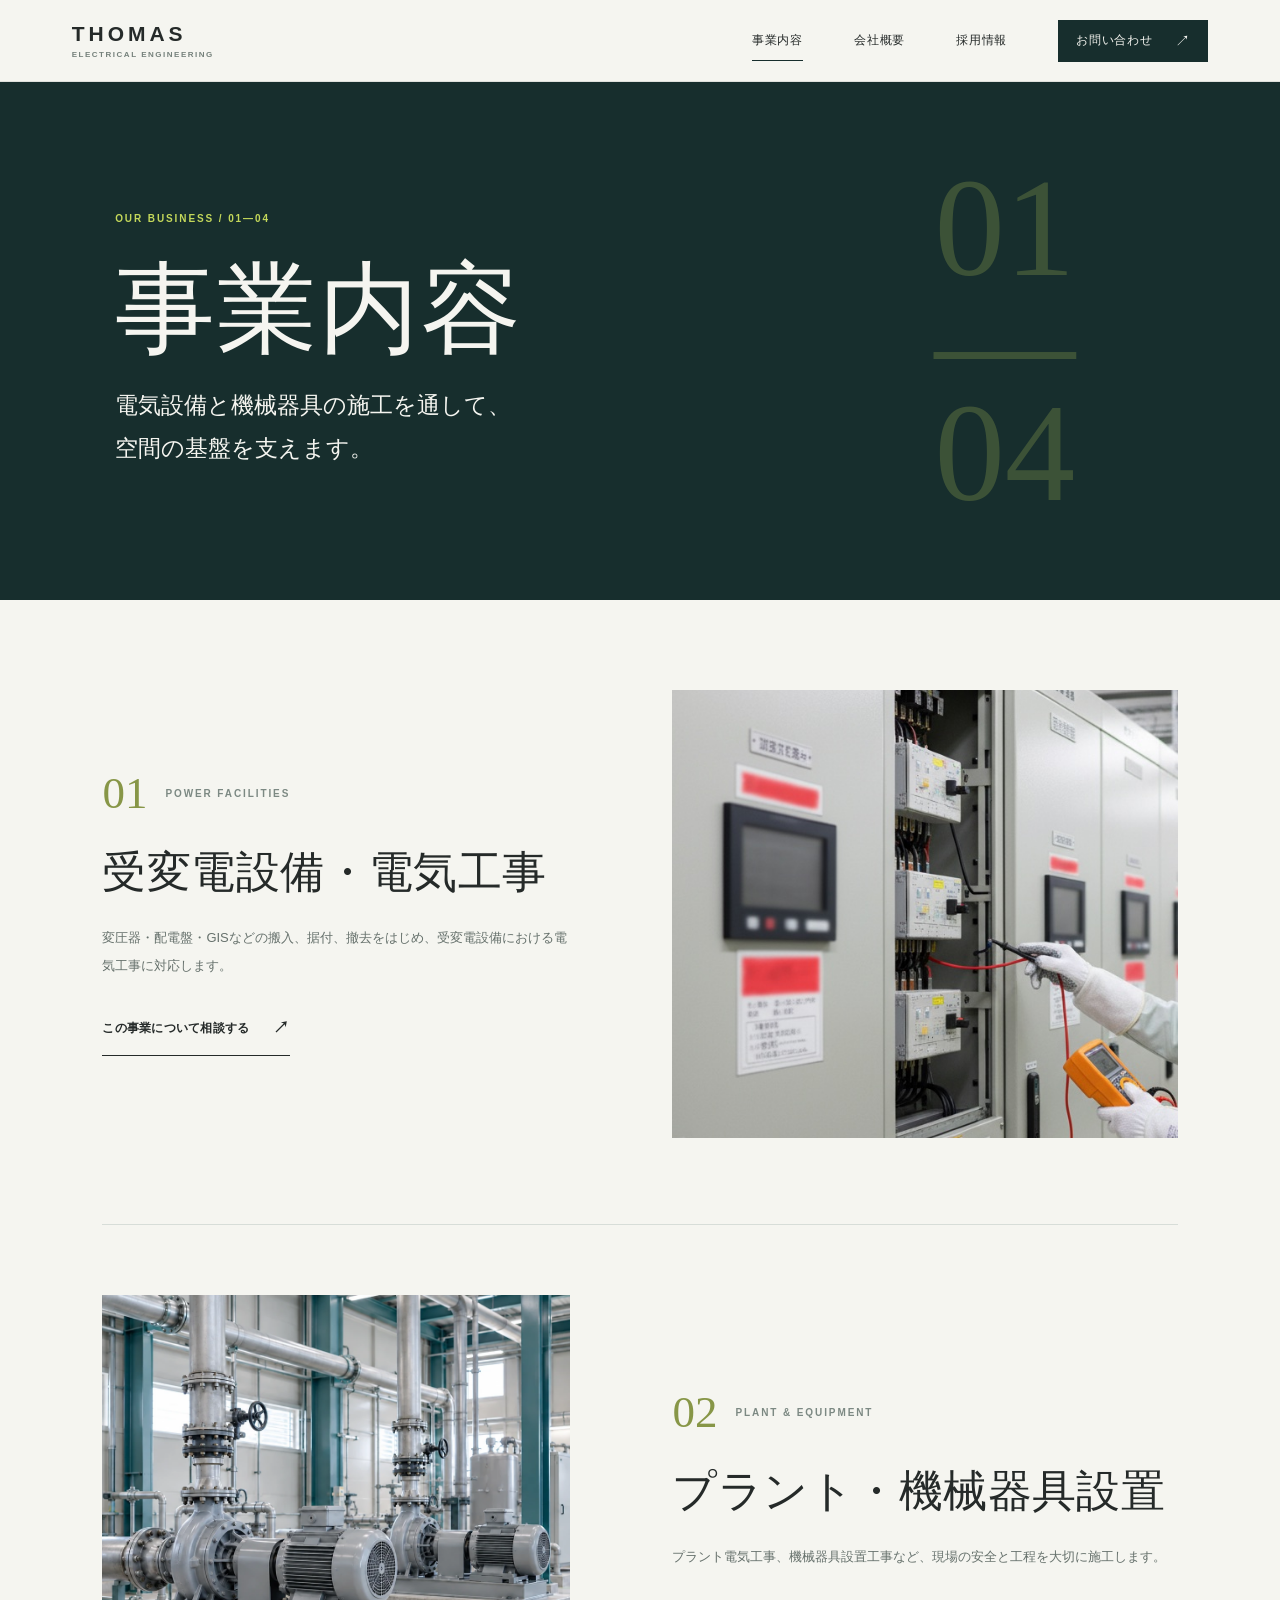
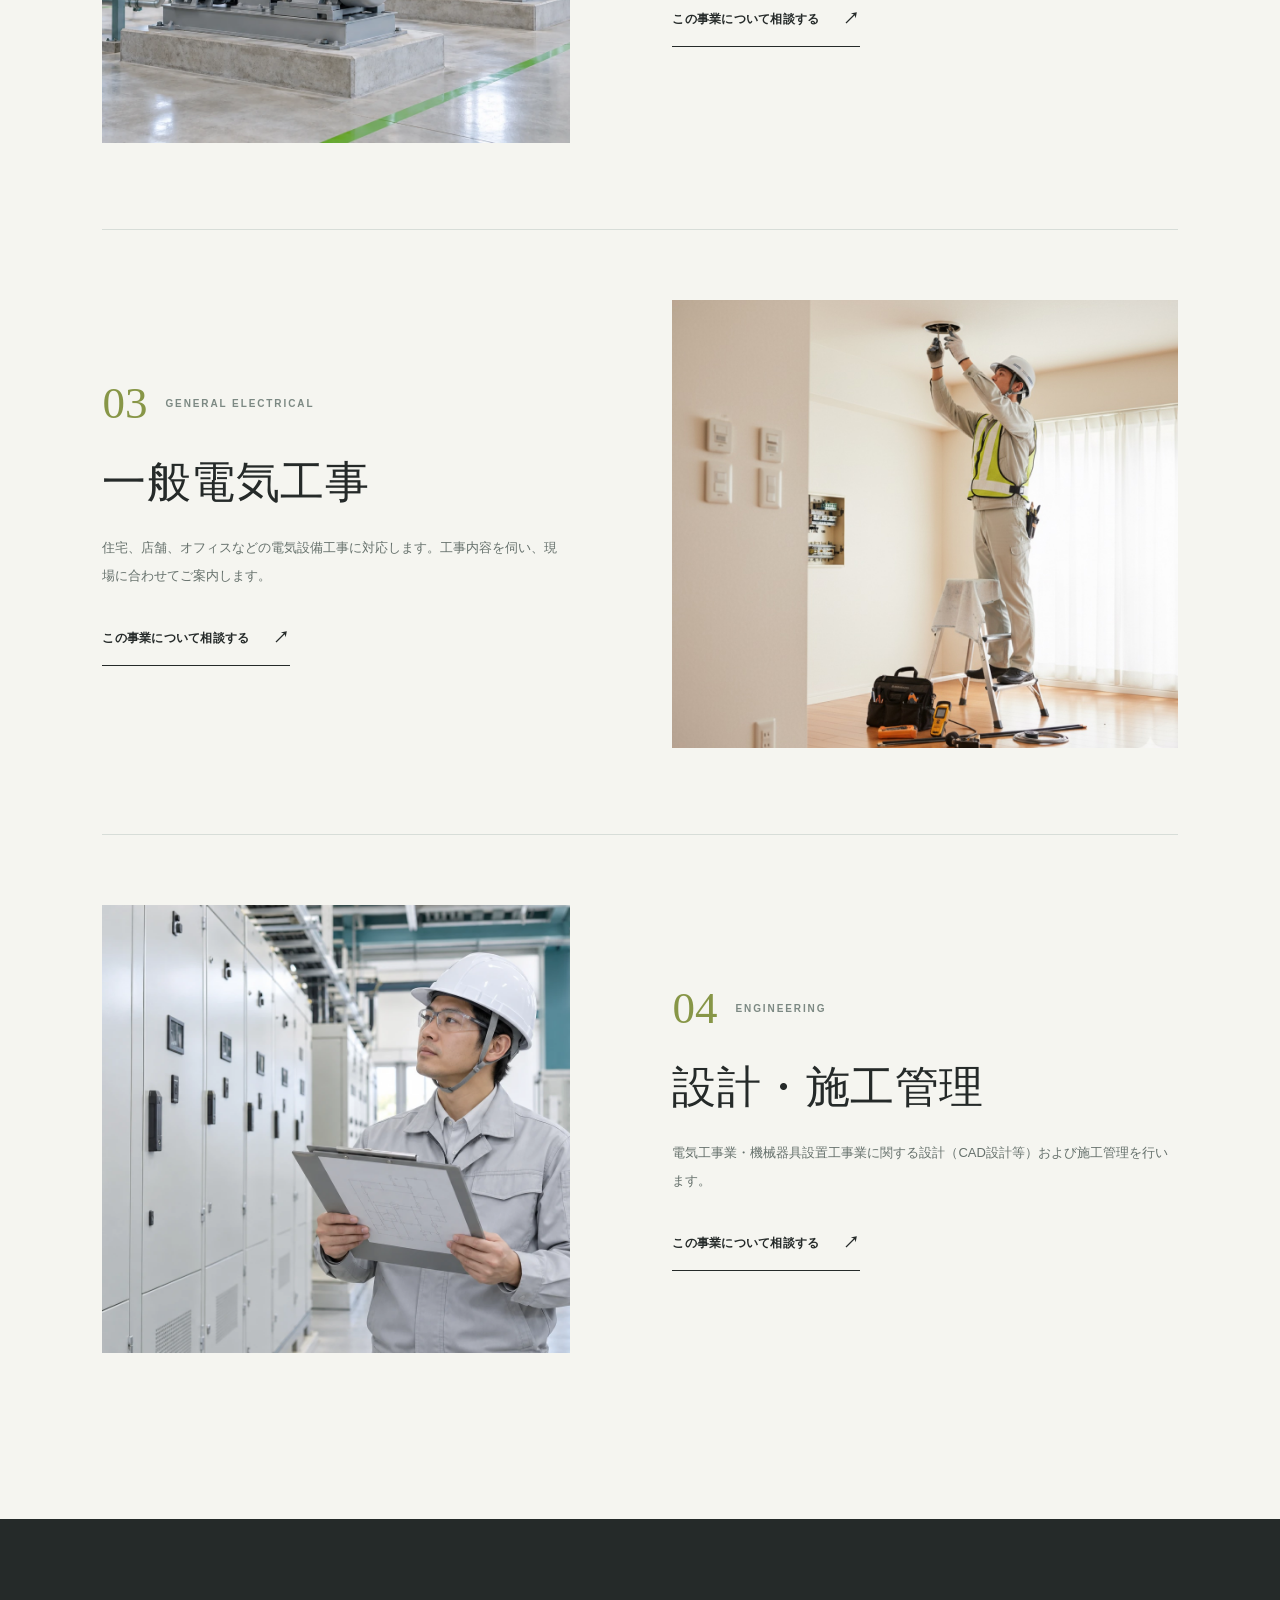
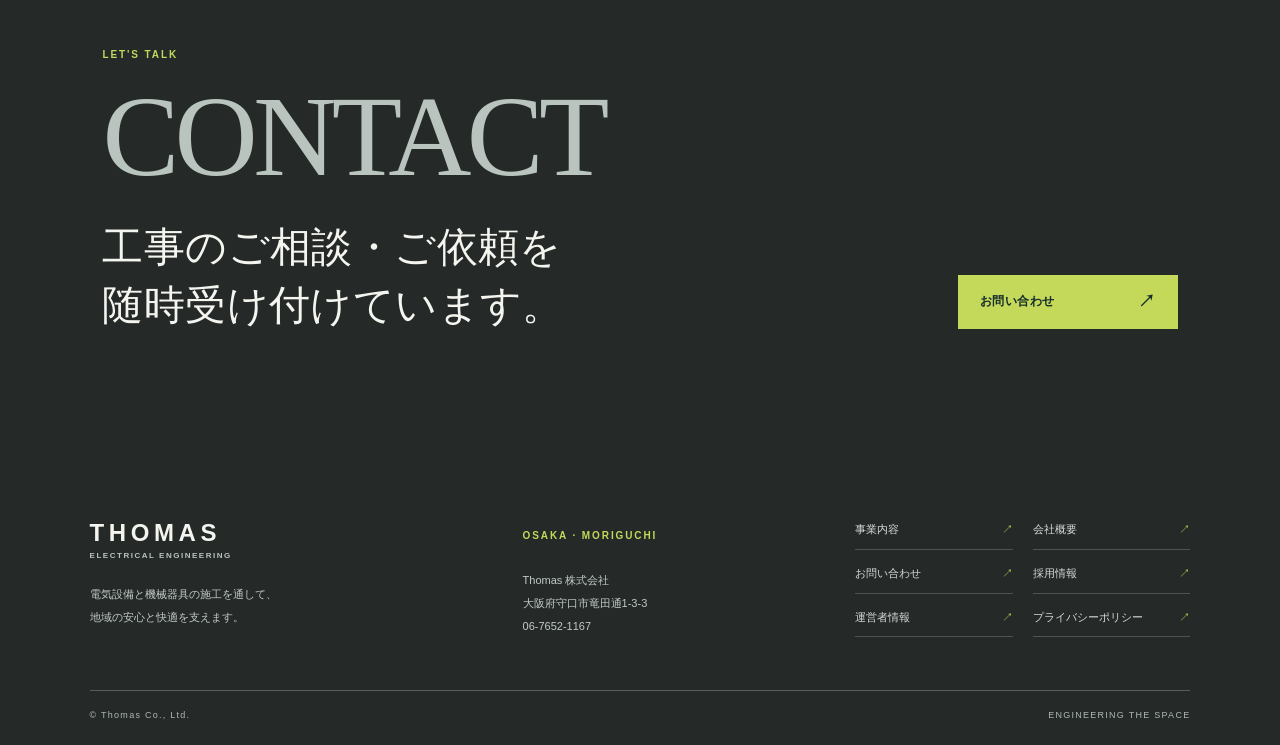
<file: 事業内容/index.html>
<!doctype html><html lang="ja"><head><meta charset="utf-8"><meta name="viewport" content="width=device-width, initial-scale=1"><meta name="description" content="大阪・守口市のThomas株式会社が行う受変電設備工事、プラント電気工事、一般電気工事、機械器具設置工事、設計・施工管理をご紹介します。"><meta property="og:type" content="website"><meta property="og:site_name" content="Thomas株式会社"><meta property="og:locale" content="ja_JP"><meta property="og:title" content="事業内容｜受変電設備・プラント電気工事｜Thomas株式会社"><meta property="og:description" content="大阪・守口市のThomas株式会社が行う受変電設備工事、プラント電気工事、一般電気工事、機械器具設置工事、設計・施工管理をご紹介します。"><meta property="og:image" content="https://www.thomas-112.com/images/service-plant-equipment.webp"><meta name="twitter:card" content="summary_large_image"><title>事業内容｜受変電設備・プラント電気工事｜Thomas株式会社</title><link rel="stylesheet" href="../style.css?v=20261113-1"><link rel="canonical" href="https://www.thomas-112.com/%E4%BA%8B%E6%A5%AD%E5%86%85%E5%AE%B9/">
<meta property="og:url" content="https://www.thomas-112.com/%E4%BA%8B%E6%A5%AD%E5%86%85%E5%AE%B9/">
<meta property="og:image:alt" content="電気設備・プラント工事のイメージ">
<meta name="twitter:title" content="事業内容｜受変電設備・プラント電気工事｜Thomas株式会社">
<meta name="twitter:description" content="大阪・守口市のThomas株式会社が行う受変電設備工事、プラント電気工事、一般電気工事、機械器具設置工事、設計・施工管理をご紹介します。">
<meta name="twitter:image" content="https://www.thomas-112.com/images/service-plant-equipment.webp">
</head><body><header class="site-header"><a class="wordmark" href="../" aria-label="Thomas株式会社 ホーム"><span class="wordmark-main">THOMAS</span><span class="wordmark-sub">ELECTRICAL ENGINEERING</span></a><button class="menu-toggle" aria-expanded="false" aria-controls="main-nav" aria-label="メニューを開く"><span></span><span></span></button><nav id="main-nav" aria-label="メインナビゲーション"><a href="../事業内容/" aria-current="page">事業内容</a><a href="../会社概要/" >会社概要</a><a href="../recruit/">採用情報</a><a class="nav-contact" href="../お問い合わせ/" >お問い合わせ <span aria-hidden="true">↗</span></a></nav></header><main><section class="page-intro page-intro-dark"><div class="page-intro-inner"><p class="eyebrow">OUR BUSINESS / 01—04</p><h1>事業内容</h1><p class="page-lead">電気設備と機械器具の施工を通して、<br>空間の基盤を支えます。</p></div><span class="page-intro-number" aria-hidden="true">01<br>—<br>04</span></section><section class="service-details"><article class="service-detail  reveal" id="power"><div class="service-detail-copy"><div class="service-detail-meta"><span class="service-detail-no">01</span><span class="micro-label">POWER FACILITIES</span></div><h2>受変電設備・電気工事</h2><p>変圧器・配電盤・GISなどの搬入、据付、撤去をはじめ、受変電設備における電気工事に対応します。</p><a class="text-arrow" href="../お問い合わせ/">この事業について相談する <span aria-hidden="true">↗</span></a></div><figure><img src="../images/service-switchgear-inspection.jpg" alt="配電盤点検のイメージ画像" loading="lazy" width="603" height="896" decoding="async"></figure></article><article class="service-detail service-reverse reveal" id="plant"><div class="service-detail-copy"><div class="service-detail-meta"><span class="service-detail-no">02</span><span class="micro-label">PLANT & EQUIPMENT</span></div><h2>プラント・機械器具設置</h2><p>プラント電気工事、機械器具設置工事など、現場の安全と工程を大切に施工します。</p><a class="text-arrow" href="../お問い合わせ/">この事業について相談する <span aria-hidden="true">↗</span></a></div><figure><img src="../images/service-plant-equipment.webp" alt="プラント設備のイメージ画像" loading="lazy" width="1536" height="1024" decoding="async"></figure></article><article class="service-detail  reveal" id="general"><div class="service-detail-copy"><div class="service-detail-meta"><span class="service-detail-no">03</span><span class="micro-label">GENERAL ELECTRICAL</span></div><h2>一般電気工事</h2><p>住宅、店舗、オフィスなどの電気設備工事に対応します。工事内容を伺い、現場に合わせてご案内します。</p><a class="text-arrow" href="../お問い合わせ/">この事業について相談する <span aria-hidden="true">↗</span></a></div><figure><img src="../images/service-general-electrical.jpg" alt="一般電気工事のイメージ画像" loading="lazy" width="1200" height="1200" decoding="async"></figure></article><article class="service-detail service-reverse reveal" id="engineering"><div class="service-detail-copy"><div class="service-detail-meta"><span class="service-detail-no">04</span><span class="micro-label">ENGINEERING</span></div><h2>設計・施工管理</h2><p>電気工事業・機械器具設置工事業に関する設計（CAD設計等）および施工管理を行います。</p><a class="text-arrow" href="../お問い合わせ/">この事業について相談する <span aria-hidden="true">↗</span></a></div><figure><img src="../images/service-construction-management.webp" alt="設計・施工管理のイメージ画像" loading="lazy" width="1536" height="1024" decoding="async"></figure></article></section><section class="contact-cta section-pad"><div><p class="eyebrow">LET'S TALK</p><p class="contact-word">CONTACT</p><h2>工事のご相談・ご依頼を<br>随時受け付けています。</h2></div><a class="button button-lime" href="../お問い合わせ/">お問い合わせ <span aria-hidden="true">↗</span></a></section></main><footer class="site-footer"><div class="footer-main"><div class="footer-identity"><a class="wordmark wordmark-footer" href="../" aria-label="Thomas株式会社 ホーム"><span class="wordmark-main">THOMAS</span><span class="wordmark-sub">ELECTRICAL ENGINEERING</span></a><p>電気設備と機械器具の施工を通して、<br>地域の安心と快適を支えます。</p></div><div class="footer-company"><span class="micro-label">OSAKA · MORIGUCHI</span><p>Thomas 株式会社<br>大阪府守口市竜田通1-3-3<br><a href="tel:0676521167">06-7652-1167</a></p></div><nav class="footer-links" aria-label="フッターナビゲーション"><a href="../事業内容/">事業内容 <span>↗</span></a><a href="../会社概要/">会社概要 <span>↗</span></a><a href="../お問い合わせ/">お問い合わせ <span>↗</span></a><a href="../recruit/">採用情報 <span>↗</span></a><a href="../概要/">運営者情報 <span>↗</span></a><a href="../プライバシーポリシー/">プライバシーポリシー <span>↗</span></a></nav></div><div class="footer-bottom"><span>© Thomas Co., Ltd.</span><span>ENGINEERING THE SPACE</span></div></footer><div class="mobile-contact" aria-label="お問い合わせ"><a href="tel:0676521167"><span>電話で相談</span><b aria-hidden="true">↗</b></a><a href="../お問い合わせ/"><span>お問い合わせ</span><b aria-hidden="true">→</b></a></div><script src="../site.js" defer></script></body></html>
</file>
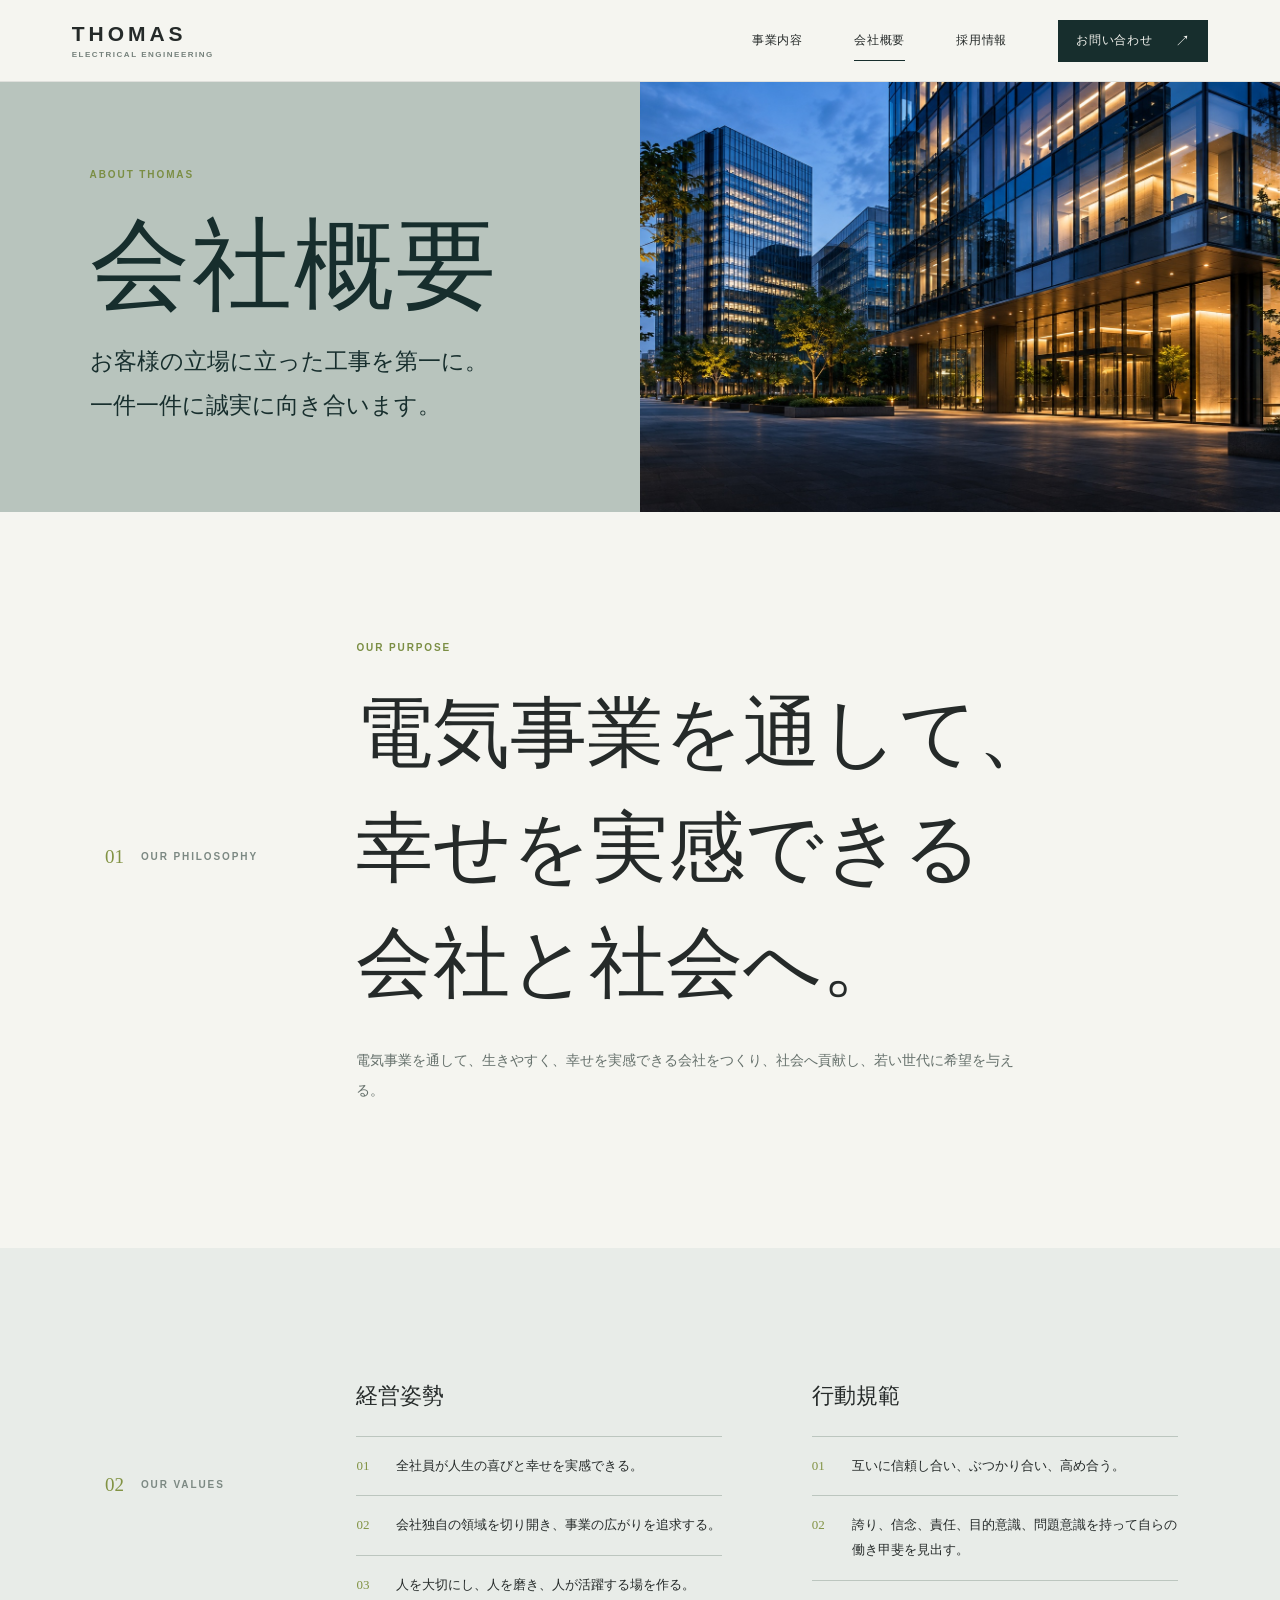
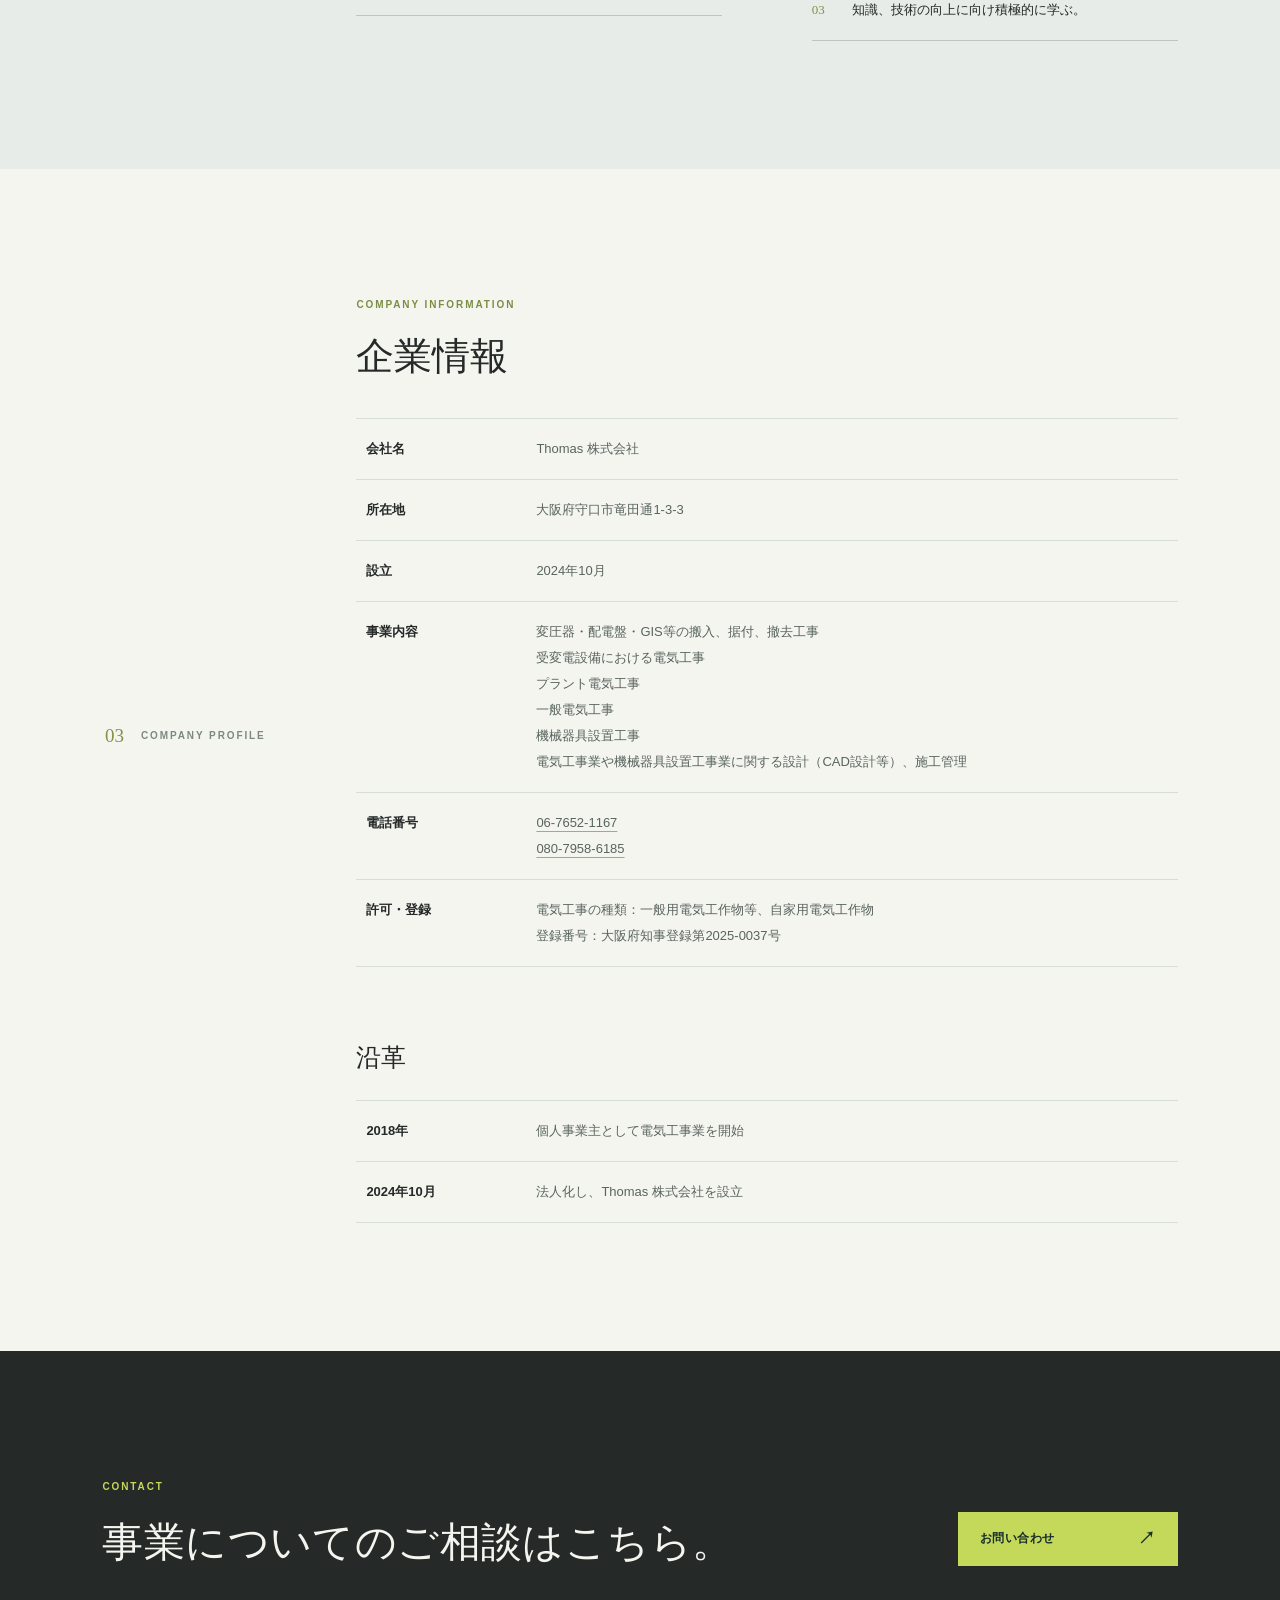
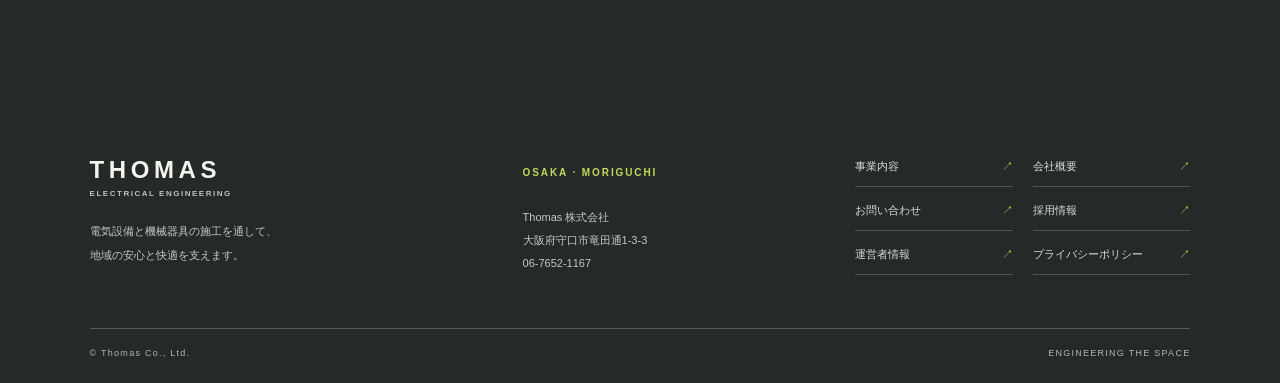
<file: 会社概要/index.html>
<!doctype html><html lang="ja"><head><meta charset="utf-8"><meta name="viewport" content="width=device-width, initial-scale=1"><meta name="description" content="大阪府守口市のThomas株式会社。会社の理念、所在地、設立、受変電設備工事、プラント電気工事などの事業内容をご案内します。"><meta property="og:type" content="website"><meta property="og:site_name" content="Thomas株式会社"><meta property="og:locale" content="ja_JP"><meta property="og:title" content="会社概要｜Thomas株式会社｜大阪府守口市"><meta property="og:description" content="大阪府守口市のThomas株式会社。会社の理念、所在地、設立、受変電設備工事、プラント電気工事などの事業内容をご案内します。"><meta property="og:image" content="https://www.thomas-112.com/images/hero-city-building.jpg"><meta name="twitter:card" content="summary_large_image"><title>会社概要｜Thomas株式会社｜大阪府守口市</title><link rel="stylesheet" href="../style.css?v=20261113-1"><link rel="canonical" href="https://www.thomas-112.com/%E4%BC%9A%E7%A4%BE%E6%A6%82%E8%A6%81/">
<meta property="og:url" content="https://www.thomas-112.com/%E4%BC%9A%E7%A4%BE%E6%A6%82%E8%A6%81/">
<meta property="og:image:alt" content="夕景に照らされたオフィスビルの外観">
<meta name="twitter:title" content="会社概要｜Thomas株式会社｜大阪府守口市">
<meta name="twitter:description" content="大阪府守口市のThomas株式会社。会社の理念、所在地、設立、受変電設備工事、プラント電気工事などの事業内容をご案内します。">
<meta name="twitter:image" content="https://www.thomas-112.com/images/hero-city-building.jpg">
</head><body><header class="site-header"><a class="wordmark" href="../" aria-label="Thomas株式会社 ホーム"><span class="wordmark-main">THOMAS</span><span class="wordmark-sub">ELECTRICAL ENGINEERING</span></a><button class="menu-toggle" aria-expanded="false" aria-controls="main-nav" aria-label="メニューを開く"><span></span><span></span></button><nav id="main-nav" aria-label="メインナビゲーション"><a href="../事業内容/" >事業内容</a><a href="../会社概要/" aria-current="page">会社概要</a><a href="../recruit/">採用情報</a><a class="nav-contact" href="../お問い合わせ/" >お問い合わせ <span aria-hidden="true">↗</span></a></nav></header><main><section class="page-intro page-intro-sage company-page-hero"><div class="page-intro-inner"><p class="eyebrow">ABOUT THOMAS</p><h1>会社概要</h1><p class="page-lead">お客様の立場に立った工事を第一に。<br>一件一件に誠実に向き合います。</p></div><figure class="company-hero-visual"><img src="../images/hero-city-building.jpg" alt="夕暮れの街に灯りがともるオフィスビルの風景" width="1752" height="897" decoding="async"></figure></section><section class="philosophy-section section-pad"><div class="section-meta"><span class="section-number">01</span><span class="micro-label">OUR PHILOSOPHY</span></div><div class="philosophy-content"><p class="eyebrow">OUR PURPOSE</p><h2>電気事業を通して、<br>幸せを実感できる<br>会社と社会へ。</h2><p>電気事業を通して、生きやすく、幸せを実感できる会社をつくり、社会へ貢献し、若い世代に希望を与える。</p></div></section><section class="values-section section-pad"><div class="section-meta"><span class="section-number">02</span><span class="micro-label">OUR VALUES</span></div><div class="values-content"><article><h2>経営姿勢</h2><ol><li>全社員が人生の喜びと幸せを実感できる。</li><li>会社独自の領域を切り開き、事業の広がりを追求する。</li><li>人を大切にし、人を磨き、人が活躍する場を作る。</li></ol></article><article><h2>行動規範</h2><ol><li>互いに信頼し合い、ぶつかり合い、高め合う。</li><li>誇り、信念、責任、目的意識、問題意識を持って自らの働き甲斐を見出す。</li><li>知識、技術の向上に向け積極的に学ぶ。</li></ol></article></div></section><section class="company-info-section section-pad"><div class="section-meta"><span class="section-number">03</span><span class="micro-label">COMPANY PROFILE</span></div><div class="company-info-content"><p class="eyebrow">COMPANY INFORMATION</p><h2>企業情報</h2><dl class="info-list"><dt>会社名</dt><dd>Thomas 株式会社</dd><dt>所在地</dt><dd>大阪府守口市竜田通1-3-3</dd><dt>設立</dt><dd>2024年10月</dd><dt>事業内容</dt><dd>変圧器・配電盤・GIS等の搬入、据付、撤去工事<br>受変電設備における電気工事<br>プラント電気工事<br>一般電気工事<br>機械器具設置工事<br>電気工事業や機械器具設置工事業に関する設計（CAD設計等）、施工管理</dd><dt>電話番号</dt><dd><a href="tel:0676521167">06-7652-1167</a><br><a href="tel:08079586185">080-7958-6185</a></dd><dt>許可・登録</dt><dd>電気工事の種類：一般用電気工作物等、自家用電気工作物<br>登録番号：大阪府知事登録第2025-0037号</dd></dl><h2 class="history-heading">沿革</h2><dl class="info-list history-list"><dt>2018年</dt><dd>個人事業主として電気工事業を開始</dd><dt>2024年10月</dt><dd>法人化し、Thomas 株式会社を設立</dd></dl></div></section><section class="contact-cta section-pad"><div><p class="eyebrow">CONTACT</p><h2>事業についてのご相談はこちら。</h2></div><a class="button button-lime" href="../お問い合わせ/">お問い合わせ <span aria-hidden="true">↗</span></a></section></main><footer class="site-footer"><div class="footer-main"><div class="footer-identity"><a class="wordmark wordmark-footer" href="../" aria-label="Thomas株式会社 ホーム"><span class="wordmark-main">THOMAS</span><span class="wordmark-sub">ELECTRICAL ENGINEERING</span></a><p>電気設備と機械器具の施工を通して、<br>地域の安心と快適を支えます。</p></div><div class="footer-company"><span class="micro-label">OSAKA · MORIGUCHI</span><p>Thomas 株式会社<br>大阪府守口市竜田通1-3-3<br><a href="tel:0676521167">06-7652-1167</a></p></div><nav class="footer-links" aria-label="フッターナビゲーション"><a href="../事業内容/">事業内容 <span>↗</span></a><a href="../会社概要/">会社概要 <span>↗</span></a><a href="../お問い合わせ/">お問い合わせ <span>↗</span></a><a href="../recruit/">採用情報 <span>↗</span></a><a href="../概要/">運営者情報 <span>↗</span></a><a href="../プライバシーポリシー/">プライバシーポリシー <span>↗</span></a></nav></div><div class="footer-bottom"><span>© Thomas Co., Ltd.</span><span>ENGINEERING THE SPACE</span></div></footer><div class="mobile-contact" aria-label="お問い合わせ"><a href="tel:0676521167"><span>電話で相談</span><b aria-hidden="true">↗</b></a><a href="../お問い合わせ/"><span>お問い合わせ</span><b aria-hidden="true">→</b></a></div><script src="../site.js" defer></script></body></html>
</file>
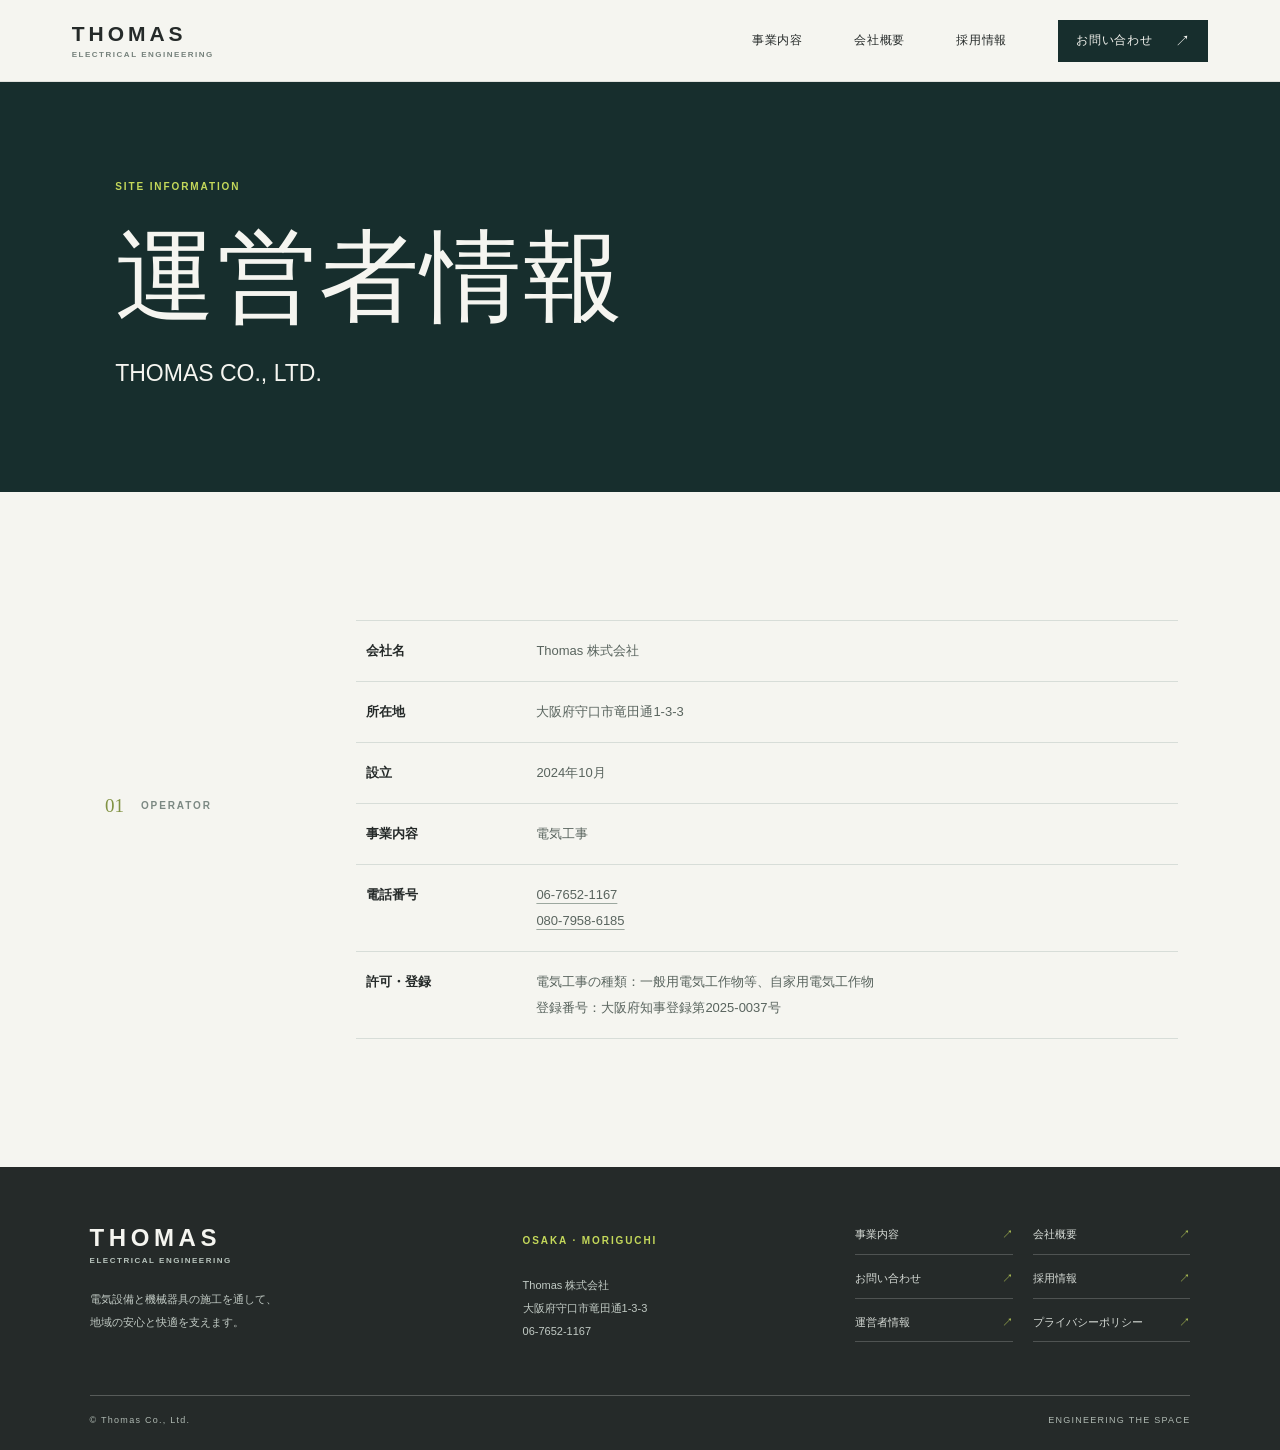
<file: 概要/index.html>
<!doctype html><html lang="ja"><head><meta charset="utf-8"><meta name="viewport" content="width=device-width, initial-scale=1"><meta name="description" content="Thomas株式会社のウェブサイト運営者情報。所在地、事業内容、電話番号、許可・登録情報をご案内します。"><meta property="og:type" content="website"><meta property="og:site_name" content="Thomas株式会社"><meta property="og:locale" content="ja_JP"><meta property="og:title" content="運営者情報｜Thomas株式会社｜大阪府守口市"><meta property="og:description" content="Thomas株式会社のウェブサイト運営者情報。所在地、事業内容、電話番号、許可・登録情報をご案内します。"><meta property="og:image" content="https://www.thomas-112.com/images/hero-office-exterior.jpg"><meta name="twitter:card" content="summary_large_image"><title>運営者情報｜Thomas株式会社｜大阪府守口市</title><link rel="stylesheet" href="../style.css?v=20261113-1"><link rel="canonical" href="https://www.thomas-112.com/%E6%A6%82%E8%A6%81/">
<meta property="og:url" content="https://www.thomas-112.com/%E6%A6%82%E8%A6%81/">
<meta property="og:image:alt" content="夕景に照らされたオフィスビルの外観">
<meta name="twitter:title" content="運営者情報｜Thomas株式会社｜大阪府守口市">
<meta name="twitter:description" content="Thomas株式会社のウェブサイト運営者情報。所在地、事業内容、電話番号、許可・登録情報をご案内します。">
<meta name="twitter:image" content="https://www.thomas-112.com/images/hero-office-exterior.jpg">
</head><body><header class="site-header"><a class="wordmark" href="../" aria-label="Thomas株式会社 ホーム"><span class="wordmark-main">THOMAS</span><span class="wordmark-sub">ELECTRICAL ENGINEERING</span></a><button class="menu-toggle" aria-expanded="false" aria-controls="main-nav" aria-label="メニューを開く"><span></span><span></span></button><nav id="main-nav" aria-label="メインナビゲーション"><a href="../事業内容/" >事業内容</a><a href="../会社概要/" >会社概要</a><a href="../recruit/">採用情報</a><a class="nav-contact" href="../お問い合わせ/" >お問い合わせ <span aria-hidden="true">↗</span></a></nav></header><main><section class="page-intro page-intro-dark"><div class="page-intro-inner"><p class="eyebrow">SITE INFORMATION</p><h1>運営者情報</h1><p class="page-lead">THOMAS CO., LTD.</p></div></section><section class="company-info-section section-pad"><div class="section-meta"><span class="section-number">01</span><span class="micro-label">OPERATOR</span></div><div class="company-info-content"><dl class="info-list"><dt>会社名</dt><dd>Thomas 株式会社</dd><dt>所在地</dt><dd>大阪府守口市竜田通1-3-3</dd><dt>設立</dt><dd>2024年10月</dd><dt>事業内容</dt><dd>電気工事</dd><dt>電話番号</dt><dd><a href="tel:0676521167">06-7652-1167</a><br><a href="tel:08079586185">080-7958-6185</a></dd><dt>許可・登録</dt><dd>電気工事の種類：一般用電気工作物等、自家用電気工作物<br>登録番号：大阪府知事登録第2025-0037号</dd></dl></div></section></main><footer class="site-footer"><div class="footer-main"><div class="footer-identity"><a class="wordmark wordmark-footer" href="../" aria-label="Thomas株式会社 ホーム"><span class="wordmark-main">THOMAS</span><span class="wordmark-sub">ELECTRICAL ENGINEERING</span></a><p>電気設備と機械器具の施工を通して、<br>地域の安心と快適を支えます。</p></div><div class="footer-company"><span class="micro-label">OSAKA · MORIGUCHI</span><p>Thomas 株式会社<br>大阪府守口市竜田通1-3-3<br><a href="tel:0676521167">06-7652-1167</a></p></div><nav class="footer-links" aria-label="フッターナビゲーション"><a href="../事業内容/">事業内容 <span>↗</span></a><a href="../会社概要/">会社概要 <span>↗</span></a><a href="../お問い合わせ/">お問い合わせ <span>↗</span></a><a href="../recruit/">採用情報 <span>↗</span></a><a href="../概要/">運営者情報 <span>↗</span></a><a href="../プライバシーポリシー/">プライバシーポリシー <span>↗</span></a></nav></div><div class="footer-bottom"><span>© Thomas Co., Ltd.</span><span>ENGINEERING THE SPACE</span></div></footer><div class="mobile-contact" aria-label="お問い合わせ"><a href="tel:0676521167"><span>電話で相談</span><b aria-hidden="true">↗</b></a><a href="../お問い合わせ/"><span>お問い合わせ</span><b aria-hidden="true">→</b></a></div><script src="../site.js" defer></script></body></html>
</file>
<file: style.css>
:root{
  --deep-teal:#172E2D;
  --charcoal:#252A29;
  --off-white:#F5F5F0;
  --sage-gray:#B8C4BD;
  --muted-lime:#C4D85A;
  --white:#fff;
  --ink:var(--charcoal);
  --muted:#66716c;
  --line:#d7ddd8;
  --measure:1180px;
  --serif:Georgia,"Times New Roman",serif;
  --sans:Inter,Arial,"Noto Sans JP","Hiragino Kaku Gothic ProN",Meiryo,sans-serif;
}
*{box-sizing:border-box}
html{scroll-behavior:smooth;scroll-padding-top:88px;overflow-x:hidden}
body{margin:0;background:var(--off-white);color:var(--charcoal);font-family:var(--sans);font-size:15px;line-height:1.8;-webkit-font-smoothing:antialiased}
img{display:block;max-width:100%}
a{color:inherit;text-decoration:none}
button{font:inherit}
a:focus-visible,button:focus-visible{outline:2px solid var(--muted-lime);outline-offset:5px}
::selection{background:var(--muted-lime);color:var(--deep-teal)}
.site-header{height:82px;padding:0 clamp(22px,5.6vw,84px);display:flex;align-items:center;justify-content:space-between;background:var(--off-white);position:relative;z-index:20;border-bottom:1px solid rgba(37,42,41,.1)}
.wordmark{display:inline-flex;flex-direction:column;line-height:1.1;gap:6px}
.wordmark-main{font-size:21px;font-weight:700;letter-spacing:.19em}
.wordmark-sub{font-size:8px;font-weight:600;letter-spacing:.19em;color:#75817b}
.site-header nav{height:100%;display:flex;align-items:center;gap:clamp(22px,4vw,58px);font-size:12px;letter-spacing:.06em}
.site-header nav a{height:100%;display:flex;align-items:center;position:relative;transition:color .2s ease}
.site-header nav a:hover{color:#76893a}
.site-header nav a[aria-current=page]:after{content:"";position:absolute;bottom:20px;left:0;right:0;height:1px;background:var(--deep-teal)}
.site-header nav .nav-contact{height:42px;padding:0 18px;background:var(--deep-teal);color:var(--off-white);gap:22px;transition:background .2s ease,color .2s ease}
.site-header nav .nav-contact:hover{background:var(--muted-lime);color:var(--deep-teal)}
.nav-contact span{font-size:15px}
.menu-toggle{display:none}
.eyebrow,.micro-label{font-size:10px;font-weight:600;letter-spacing:.19em;line-height:1.5}
.eyebrow{color:#7b8e44;margin:0 0 20px}
.micro-label{color:#7c8983}
.button{min-height:54px;padding:0 22px;display:inline-flex;align-items:center;justify-content:space-between;gap:38px;font-size:12px;font-weight:600;letter-spacing:.04em;transition:transform .2s ease,background .2s ease,color .2s ease}
.button:hover{transform:translateY(-3px)}
.button span{font-size:17px}
.button-lime{background:var(--muted-lime);color:var(--deep-teal)}
.button-lime:hover{background:#d0e172}
.text-arrow{display:inline-flex;align-items:center;gap:24px;padding:12px 0;border-bottom:1px solid currentColor;font-size:12px;font-weight:600;letter-spacing:.02em;transition:gap .2s ease,color .2s ease}
.text-arrow:hover{gap:32px;color:#76893a}
.text-arrow span{font-size:16px}
.text-arrow-light:hover{color:var(--muted-lime)}
.section-pad{padding:clamp(76px,10vw,146px) clamp(24px,8vw,120px)}
.section-meta{display:flex;align-items:center;gap:17px;min-width:185px}
.section-number{font-family:var(--serif);font-size:19px;color:#829344;line-height:1}
.section-heading{max-width:var(--measure);margin:0 auto 54px;display:grid;grid-template-columns:190px 1fr auto;align-items:end;gap:30px}
.section-heading-main h2,.about-title h2,.process-layout h2,.company-strip h2,.contact-cta h2{font-size:clamp(34px,4.2vw,60px);line-height:1.4;letter-spacing:.01em;font-weight:500;margin:0}
.section-heading .eyebrow{margin-bottom:15px}

/* Home: full-bleed editorial opening */
.home-hero{min-height:min(840px,calc(100svh - 82px));height:min(840px,calc(100svh - 82px));min-height:660px;position:relative;isolation:isolate;display:flex;align-items:center;overflow:hidden;background:var(--deep-teal);color:var(--off-white)}
.hero-image,.hero-shade{position:absolute;inset:0;width:100%;height:100%}
.hero-image{z-index:-2;object-fit:cover;object-position:center 52%;animation:hero-settle 1.2s ease-out both}
.hero-shade{z-index:-1;background:linear-gradient(90deg,rgba(14,37,35,.78) 0%,rgba(20,42,39,.58) 48%,rgba(17,35,33,.25) 100%),linear-gradient(0deg,rgba(12,28,27,.28),transparent 58%)}
.hero-content{width:min(1120px,84%);margin:0 auto;padding:70px 0 86px;position:relative;z-index:1}
.hero-brand{font-size:15px;font-weight:600;letter-spacing:.08em;margin:0 0 15px;color:var(--off-white)}
.home-hero .eyebrow{color:var(--sage-gray);margin-bottom:22px}
.hero-title{font-size:clamp(38px,4.6vw,62px);line-height:1.5;letter-spacing:.025em;font-weight:600;margin:0 0 19px;max-width:900px}
.hero-title span{color:var(--muted-lime);font-weight:500}
.hero-lead{font-size:13px;line-height:2;color:rgba(244,245,242,.82);letter-spacing:.03em;margin:0}
.hero-actions{display:flex;align-items:center;gap:34px;margin-top:34px}
.hero-actions .button{min-width:200px}
.hero-index{position:absolute;right:5.5vw;bottom:42px;font-family:var(--serif);font-size:13px;letter-spacing:.16em;color:rgba(244,245,242,.75)}
.hero-scroll{position:absolute;z-index:1;left:50%;bottom:34px;width:max-content;transform:translateX(-50%);display:flex;align-items:center;gap:10px;color:rgba(244,245,242,.78);font-size:9px;letter-spacing:.2em;transition:color .2s ease}
.hero-scroll span{color:var(--muted-lime);font-size:14px;transition:transform .2s ease}
.hero-scroll:hover{color:var(--white)}.hero-scroll:hover span{transform:translateY(3px)}
@keyframes hero-settle{from{transform:scale(1.035);opacity:.8}to{transform:scale(1);opacity:1}}

/* About / editorial split */
.about-section{background:var(--off-white)}
.about-section>.section-meta,.business-section>.section-heading,.process-section>.section-meta,.values-section>.section-meta,.philosophy-section>.section-meta,.company-info-section>.section-meta,.contact-form-section>.section-meta,.policy-section>.section-meta{max-width:var(--measure);margin:0 auto 48px}
.about-grid{max-width:var(--measure);margin:0 auto;display:grid;grid-template-columns:.9fr 1.1fr;column-gap:10vw;row-gap:0;align-items:center}
.about-title{align-self:center;padding-bottom:0}
.about-title h2{font-size:clamp(40px,5vw,68px)}
.about-title .eyebrow{margin-bottom:18px}
.about-copy{max-width:540px;padding:0}
.large-copy{font-size:clamp(22px,2.5vw,32px);line-height:1.7;margin:0 0 20px;font-weight:500}
.about-copy>p:not(.large-copy){font-size:13px;line-height:2.2;color:var(--muted);margin:0 0 24px}

/* Asymmetric business index */
.business-section{background:#e9ede9}
.section-heading .text-arrow{margin-bottom:7px;white-space:nowrap}
.business-grid{max-width:var(--measure);margin:0 auto;display:grid;grid-template-columns:repeat(12,minmax(0,1fr));column-gap:24px;row-gap:66px;align-items:start}
.business-item{min-width:0;display:block;position:relative}
.business-item-large{grid-column:1/8}
.business-item-tall{grid-column:9/13;margin-top:95px}
.business-item-offset{grid-column:2/7;margin-top:5px}
.business-item-wide{grid-column:8/13;margin-top:88px}
.business-item figure{margin:0;position:relative;overflow:hidden;background:#c7d0ca}
.business-item-large figure{height:clamp(280px,37vw,480px)}
.business-item-tall figure{height:clamp(280px,38vw,460px)}
.business-item-offset figure{height:clamp(240px,28vw,360px)}
.business-item-wide figure{height:clamp(240px,28vw,360px)}
.business-item figure:after{content:"";position:absolute;inset:45% 0 0;background:linear-gradient(transparent,rgba(20,37,34,.18))}
.business-item img{width:100%;height:100%;object-fit:cover;transition:transform .65s cubic-bezier(.2,.7,.2,1)}
.business-item:hover img{transform:scale(1.035)}
.business-item-copy{position:relative;padding:20px 40px 0 0;display:grid;grid-template-columns:42px 1fr;align-items:center;column-gap:13px;border-top:1px solid rgba(23,46,45,.45);margin-top:14px}
.business-no{font-family:var(--serif);font-size:19px;color:#7e9140;grid-row:span 2}
.business-en{font-size:9px;letter-spacing:.17em;color:#76817b}
.business-item h3{font-size:clamp(16px,1.5vw,21px);line-height:1.5;font-weight:500;margin:4px 0 0}
.business-link{position:absolute;right:2px;top:20px;font-size:18px;color:var(--deep-teal);transition:transform .2s ease}
.business-item:hover .business-link{transform:translate(3px,-3px)}

/* Process */
.process-section{background:var(--sage-gray)}
.process-layout{max-width:var(--measure);margin:0 auto;display:grid;grid-template-columns:.85fr 1.15fr;gap:8vw;align-items:start}
.process-layout .eyebrow{color:var(--deep-teal)}
.process-layout h2{font-size:clamp(32px,4vw,52px)}
.section-intro{color:#4f5d57;font-size:13px;line-height:2;margin-top:20px;max-width:380px}
.process-list{list-style:none;padding:0;margin:0;border-top:1px solid rgba(23,46,45,.45)}
.process-list li{display:grid;grid-template-columns:45px 1fr 20px;gap:16px;align-items:center;padding:21px 0;border-bottom:1px solid rgba(23,46,45,.35)}
.process-no{font-family:var(--serif);font-size:15px;color:#52633f}
.process-list h3{font-size:16px;font-weight:600;margin:0}
.process-list p{font-size:11px;line-height:1.7;color:#4f5d57;margin:4px 0 0}
.process-arrow{font-size:15px;color:#52633f;text-align:right}

/* Company feature band */
.company-strip{display:grid;grid-template-columns:1.35fr .65fr;background:var(--deep-teal);color:var(--off-white);padding:clamp(62px,8vw,112px) clamp(24px,8vw,120px);gap:8vw}
.company-strip .section-meta{margin:0 0 50px}
.company-strip .eyebrow{color:var(--sage-gray)}
.company-strip h2{font-size:clamp(38px,4.5vw,62px)}
.company-strip-copy>p:not(.eyebrow){font-size:13px;color:#c7d0ca;margin:20px 0 28px}
.company-strip .section-number{color:var(--muted-lime)}
.company-strip-data{border-left:1px solid rgba(244,245,242,.3);padding:12px 0 12px clamp(26px,4vw,58px);align-self:end}
.company-strip-data .micro-label{color:var(--sage-gray)}
.company-strip-data strong{display:block;font-family:var(--serif);font-size:clamp(68px,9vw,118px);font-weight:400;line-height:1.1;margin-top:30px;color:var(--muted-lime)}
.company-strip-data strong span{font-family:var(--sans);font-size:18px;color:var(--off-white)}
.company-strip-data p{font-size:12px;color:#d3d9d4;margin:5px 0}
.company-data-rule{display:block;width:100%;height:1px;background:rgba(244,245,242,.25);margin:22px 0}

/* Contact close */
.contact-cta{background:var(--charcoal);color:var(--off-white);display:flex;justify-content:space-between;align-items:end;gap:35px}
.contact-cta .eyebrow{color:var(--muted-lime)}
.contact-cta h2{font-size:clamp(26px,3.2vw,43px);margin-top:0}
.contact-word{font-family:var(--serif);font-size:clamp(52px,9vw,118px);line-height:.95;letter-spacing:-.04em;color:var(--sage-gray);margin:0 0 28px}
.contact-cta .button{min-width:220px;margin-bottom:5px}
.contact-cta-actions{display:flex;flex-direction:column;align-items:flex-start;gap:20px}
.contact-cta-phone{font-family:var(--serif);font-size:clamp(24px,2.5vw,34px);letter-spacing:.01em;white-space:nowrap;transition:color .2s ease}
.contact-cta-phone span{font-family:var(--sans);font-size:15px;color:var(--muted-lime);margin-left:8px}
.contact-cta-phone:hover{color:var(--muted-lime)}

/* Interior page openings */
.page-intro{min-height:410px;padding:90px clamp(24px,9vw,136px);display:flex;justify-content:space-between;align-items:center;position:relative;overflow:hidden}
.page-intro-dark{background:var(--deep-teal);color:var(--off-white)}
.page-intro-sage{background:var(--sage-gray);color:var(--deep-teal)}
.company-page-hero{padding:0;display:grid;grid-template-columns:1fr 1fr;min-height:430px;background:var(--sage-gray)}
.company-page-hero .page-intro-inner{max-width:none;margin:0;padding:76px clamp(28px,7vw,100px);align-self:center}
.company-hero-visual{margin:0;min-height:430px;overflow:hidden;background:#dfe4e0}
.company-hero-visual img{width:100%;height:100%;min-height:430px;object-fit:cover;object-position:center 52%}

.page-intro-inner{max-width:var(--measure);position:relative;z-index:1}
.page-intro .eyebrow{margin-bottom:25px}
.page-intro-dark .eyebrow{color:var(--muted-lime)}
.page-intro h1{font-size:clamp(52px,8vw,100px);font-weight:500;line-height:1.15;letter-spacing:.02em;margin:0}
.page-lead{font-size:clamp(16px,2vw,23px);line-height:1.9;margin:18px 0 0;color:inherit}
.page-intro-number{font-family:var(--serif);font-size:clamp(70px,11vw,150px);line-height:.8;color:rgba(196,216,90,.22);text-align:right;padding-right:7vw}
.page-vertical-word{font-size:9px;letter-spacing:.22em;writing-mode:vertical-rl;color:rgba(23,46,45,.55);align-self:flex-end}

/* Service details */
.service-details{max-width:1360px;margin:0 auto;padding:20px clamp(24px,8vw,120px) 80px}
.service-detail{display:grid;grid-template-columns:1fr 1.08fr;gap:clamp(35px,8vw,110px);align-items:center;padding:70px 0 86px;border-bottom:1px solid var(--line);scroll-margin-top:30px}
.service-detail:last-child{border-bottom:0}
.service-reverse .service-detail-copy{order:2}
.service-reverse figure{order:1}
.service-detail-meta{display:flex;align-items:center;gap:18px;margin-bottom:25px}
.service-detail-no{font-family:var(--serif);font-size:45px;line-height:1;color:#879647}
.service-detail h2{font-size:clamp(29px,3.4vw,47px);font-weight:500;line-height:1.45;letter-spacing:.01em;margin:0 0 19px}
.service-detail-copy>p{font-size:13px;color:var(--muted);line-height:2.15;max-width:510px;margin:0 0 23px}
.service-detail figure{margin:0;position:relative}
.service-detail figure img{width:100%;height:clamp(280px,35vw,470px);object-fit:cover}

/* Philosophy and company details */
.philosophy-section{display:grid;grid-template-columns:190px 1fr;gap:5vw;background:var(--off-white)}
.philosophy-content{max-width:800px}
.philosophy-content h2{font-size:clamp(40px,6vw,80px);font-weight:500;line-height:1.5;margin:0 0 24px}
.philosophy-content>p:last-child{font-size:14px;line-height:2.2;color:var(--muted);max-width:660px}
.values-section{display:grid;grid-template-columns:190px 1fr;gap:5vw;background:#e8ece8}
.values-content{display:grid;grid-template-columns:1fr 1fr;gap:7vw}
.values-content article h2{font-size:22px;font-weight:500;margin:0 0 20px}
.values-content ol{list-style:none;counter-reset:value;padding:0;margin:0;border-top:1px solid #bcc6bf}
.values-content li{counter-increment:value;display:grid;grid-template-columns:28px 1fr;gap:12px;padding:17px 0;border-bottom:1px solid #bcc6bf;font-size:13px;line-height:1.9}
.values-content li:before{content:"0" counter(value);font-family:var(--serif);font-size:13px;color:#829344}
.company-info-section{display:grid;grid-template-columns:190px 1fr;gap:5vw;background:var(--off-white)}
.company-info-content{max-width:850px}
.company-info-content>.eyebrow{margin:0 0 10px}
.company-info-content>h2{font-size:38px;font-weight:500;margin:0 0 28px}
.info-list{display:grid;grid-template-columns:170px 1fr;margin:0;border-top:1px solid var(--line)}
.info-list dt,.info-list dd{padding:17px 10px;border-bottom:1px solid var(--line);margin:0;font-size:13px;line-height:2}
.info-list dt{font-weight:600}
.info-list dd{color:#59645e}
.info-list dd a{text-decoration:underline;text-decoration-color:#9ca89f;text-underline-offset:4px}
.history-heading{font-size:25px!important;margin:68px 0 20px!important}
.history-list{grid-template-columns:170px 1fr}

/* Contact page */
.contact-hero{min-height:470px;background:var(--deep-teal);color:var(--off-white);padding:80px clamp(24px,9vw,136px);display:grid;grid-template-columns:1fr .75fr;gap:6vw;align-items:center}
.contact-hero-content .eyebrow{color:var(--muted-lime)}
.contact-hero .contact-word{font-size:clamp(70px,12vw,148px);color:var(--sage-gray);margin:0 0 18px}
.contact-hero h1{font-size:clamp(27px,3.5vw,46px);font-weight:500;line-height:1.55;margin:0}
.contact-hero-content>p:last-child{font-size:12px;color:#d0d8d2;margin-top:15px}
.contact-hero-phone{border-left:1px solid rgba(244,245,242,.34);padding:12px 0 12px clamp(25px,4vw,58px)}
.contact-hero-phone .micro-label{color:var(--sage-gray)}
.contact-hero-phone>a{display:block;font-family:var(--serif);font-size:clamp(24px,3vw,39px);letter-spacing:.01em;margin-top:13px;white-space:nowrap;transition:color .2s ease}
.contact-hero-phone>a:hover{color:var(--muted-lime)}
.contact-hero-phone>a span{font-family:var(--sans);font-size:15px;color:var(--muted-lime);vertical-align:middle}
.contact-hero-phone>p{font-size:11px;line-height:1.9;color:#cad3cc;margin:22px 0 0}
.contact-form-section{display:grid;grid-template-columns:190px 1fr;gap:5vw;background:#e7eae6}
.contact-form-layout{display:grid;grid-template-columns:.68fr 1.32fr;gap:5vw;align-items:start}
.contact-form-copy h2{font-size:clamp(30px,3.5vw,46px);font-weight:500;line-height:1.5;margin:0 0 17px}
.contact-form-copy>p{font-size:12px;color:var(--muted);line-height:2}
.contact-form-copy .eyebrow{color:#71843a}
.contact-form-note{border-top:1px solid #c5cec7;padding-top:15px;margin-top:22px}
.google-form{min-width:0;background:#fff;padding:10px;box-shadow:0 12px 36px rgba(37,42,41,.06)}
.google-form iframe{display:block;width:100%;height:1450px;border:0}
.form-fallback{display:block;text-align:right;padding:12px 9px 5px;color:#4f6255;font-size:11px;text-decoration:underline;text-underline-offset:4px}

/* Supporting pages */
.policy-section{display:grid;grid-template-columns:190px 1fr;gap:5vw}
.policy-content{max-width:810px}
.policy-content>p,.policy-content li{font-size:13px;line-height:2.1;color:#59645e}
.policy-content h2{font-size:20px;font-weight:600;margin:34px 0 8px}
.draft-notice{margin-top:40px;padding:20px 24px;border-left:3px solid #829344;background:#e8ece8}
.draft-notice strong{font-size:12px}
.draft-notice p{font-size:11px;line-height:1.9;color:var(--muted);margin:7px 0 0}

/* Recruitment page */
.recruit-hero{min-height:420px}
.recruit-hero .page-intro-inner{max-width:var(--measure)}
.recruit-hero .page-lead{font-size:clamp(24px,3vw,40px);line-height:1.65}
.recruit-hero .page-intro-number{font-size:clamp(42px,8vw,112px);letter-spacing:.06em}
.recruit-intro,.recruit-values{display:grid;grid-template-columns:190px 1fr;gap:5vw;background:var(--off-white)}
.recruit-intro-copy,.recruit-values-copy{max-width:800px}
.recruit-intro-copy h2,.recruit-values-copy h2{font-size:clamp(34px,4.5vw,58px);font-weight:500;line-height:1.5;margin:0 0 22px}
.recruit-intro-copy>p:last-of-type,.recruit-values-copy>p:not(.eyebrow){font-size:14px;line-height:2.2;color:var(--muted);max-width:700px}
.recruit-work{display:grid;grid-template-columns:190px 1fr;gap:5vw;background:#e9ede9}
.recruit-section-heading{grid-column:2;grid-row:1}
.recruit-section-heading h2{font-size:clamp(32px,4vw,50px);font-weight:500;margin:0 0 10px}
.recruit-section-heading>p:last-child{font-size:13px;line-height:2;color:#59645e;max-width:620px}
.recruit-work-list{grid-column:2;grid-row:2;list-style:none;padding:0;margin:18px 0 0;border-top:1px solid rgba(23,46,45,.4)}
.recruit-work-list li{display:grid;grid-template-columns:52px 1fr;border-bottom:1px solid rgba(23,46,45,.3);align-items:center;min-height:68px;gap:15px}
.recruit-work-list li>span{font-family:var(--serif);font-size:17px;color:#71843a}
.recruit-work-list a{display:flex;justify-content:space-between;align-items:center;font-size:16px}
.recruit-work-list b{color:#71843a;font-size:18px;transition:transform .2s ease}
.recruit-work-list a:hover b{transform:translate(3px,-3px)}
.recruit-values{background:var(--sage-gray)}
.recruit-values-copy .text-arrow{margin-top:16px}
.recruit-contact{background:var(--deep-teal);color:var(--off-white);padding:clamp(65px,8vw,110px) clamp(24px,9vw,136px)}
.recruit-contact .eyebrow{color:var(--muted-lime)}
.recruit-contact h2{font-size:clamp(32px,4vw,52px);font-weight:500;line-height:1.5;margin:0 0 18px}
.recruit-contact>p:not(.eyebrow){font-size:13px;line-height:2.1;color:#d2dad4;max-width:760px}
.recruit-contact-actions{display:flex;align-items:center;gap:34px;margin-top:28px;flex-wrap:wrap}
.recruit-phone{display:flex;flex-direction:column;font-family:var(--serif);font-size:26px;gap:3px}
.recruit-phone span{font-family:var(--sans);font-size:11px;color:#d2dad4}
.recruit-contact .button{min-width:235px}

/* Footer and mobile action bar */
.site-footer{background:var(--charcoal);color:var(--off-white);padding:58px clamp(24px,7vw,104px) 22px}
.footer-main{max-width:var(--measure);margin:0 auto;display:grid;grid-template-columns:1.1fr .8fr 1fr;gap:5vw;padding-bottom:52px}
.wordmark-footer .wordmark-main{font-size:24px;color:var(--off-white)}
.wordmark-footer .wordmark-sub{color:var(--sage-gray)}
.footer-identity>p,.footer-company p{font-size:11px;line-height:2.1;color:#c1cac4;margin:22px 0 0}
.footer-company .micro-label{color:var(--muted-lime)}
.footer-company a:hover{color:var(--muted-lime)}
.footer-links{display:grid;grid-template-columns:1fr 1fr;gap:14px 20px;align-content:start;font-size:11px;color:#d6dbd6}
.footer-links a{padding-bottom:9px;border-bottom:1px solid rgba(244,245,242,.2);display:flex;justify-content:space-between;gap:8px}
.footer-links a:hover{color:var(--muted-lime)}
.footer-links span{color:var(--muted-lime)}
.footer-bottom{max-width:var(--measure);margin:0 auto;border-top:1px solid rgba(244,245,242,.24);padding-top:16px;display:flex;justify-content:space-between;color:#aeb8b1;font-size:9px;letter-spacing:.14em}
.mobile-contact{display:none}

/* Controlled entrance motion */
.motion-ready .reveal{opacity:0;transform:translateY(18px);transition:opacity .65s ease,transform .65s cubic-bezier(.2,.7,.2,1)}
.motion-ready .reveal.is-visible{opacity:1;transform:translateY(0)}
@media(max-width:900px){
 .section-heading{grid-template-columns:145px 1fr;row-gap:18px}.section-heading>.text-arrow{grid-column:2;justify-self:start}
 .section-meta{min-width:145px}
 .business-grid{column-gap:16px;row-gap:48px}
 .business-item-large{grid-column:1/8}.business-item-tall{grid-column:9/13;margin-top:70px}.business-item-offset{grid-column:1/6}.business-item-wide{grid-column:7/13;margin-top:50px}
 .company-strip{gap:5vw}
 .contact-form-section,.company-info-section,.philosophy-section,.values-section,.policy-section{grid-template-columns:145px 1fr;gap:4vw}
 .contact-form-layout{grid-template-columns:1fr;gap:26px}
 .footer-main{grid-template-columns:1fr 1fr}.footer-links{grid-column:1/-1}
 .recruit-intro,.recruit-values,.recruit-work{grid-template-columns:145px 1fr;gap:4vw}
}
@media(max-width:640px){
 html{scroll-padding-top:70px}
 body{font-size:14px;padding-bottom:67px}
 .site-header{height:70px;padding:0 20px}
 .wordmark-main{font-size:18px}.wordmark-sub{font-size:8px}
 .menu-toggle{display:flex;width:42px;height:42px;border:1px solid #cbd2cc;background:transparent;align-items:center;justify-content:center;flex-direction:column;gap:5px;z-index:25;cursor:pointer}
 .menu-toggle span{display:block;width:17px;height:1px;background:var(--deep-teal);transition:transform .2s ease}
 .menu-toggle[aria-expanded=true] span:first-child{transform:translateY(3px) rotate(45deg)}
 .menu-toggle[aria-expanded=true] span:last-child{transform:translateY(-3px) rotate(-45deg)}
 .site-header nav{display:none;position:absolute;top:69px;left:0;right:0;height:auto;background:var(--off-white);padding:7px 22px 20px;align-items:stretch;gap:0;border-bottom:1px solid var(--line);box-shadow:0 16px 22px rgba(23,46,45,.1)}
 .site-header nav.is-open{display:flex;flex-direction:column}
 .site-header nav a,.site-header nav a[aria-current=page]{height:auto;min-height:49px;border-bottom:1px solid var(--line);font-size:13px}
 .site-header nav a[aria-current=page]:after{display:none}
 .site-header nav .nav-contact{height:auto;margin-top:14px;min-height:48px;padding:0 15px;border:0}
 .section-pad{padding:76px 23px}
 .section-meta{min-width:0;gap:13px}
 .section-heading{display:block;margin-bottom:33px}
 .section-heading>.section-meta{margin-bottom:31px}
 .section-heading-main h2,.about-title h2,.process-layout h2,.company-strip h2{font-size:38px}
 .section-heading>.text-arrow{margin-top:22px}
 .home-hero{height:auto;min-height:calc(100svh - 70px);min-height:max(650px,calc(100svh - 70px));align-items:center}
 .hero-image{object-position:72% center}
 .hero-shade{background:linear-gradient(90deg,rgba(14,37,35,.72),rgba(20,42,39,.48)),linear-gradient(0deg,rgba(12,28,27,.38),transparent 62%)}
 .hero-content{width:auto;margin:0;padding:56px 24px 82px}
 .hero-brand{font-size:15px;margin-bottom:12px}
 .home-hero .eyebrow{font-size:12px;letter-spacing:.075em;margin-bottom:19px}
 .hero-title{font-size:clamp(32px,8.6vw,40px);line-height:1.48;letter-spacing:.015em;margin-bottom:16px}
 .hero-lead{font-size:12px;line-height:1.9}
 .desktop-only{display:none}
 .hero-actions{align-items:flex-start;flex-direction:column;gap:17px;margin-top:24px}
 .hero-actions .button{min-width:190px;min-height:49px}
 .hero-actions .text-arrow{font-size:11px;padding:7px 0}
 .hero-index{display:none}
 .hero-scroll{top:82%;right:22px;bottom:auto;left:auto;width:max-content;transform:none;font-size:9px}
  .about-section>.section-meta,.business-section>.section-heading,.process-section>.section-meta,.values-section>.section-meta,.philosophy-section>.section-meta,.company-info-section>.section-meta,.contact-form-section>.section-meta,.policy-section>.section-meta{margin-bottom:32px}
 .about-grid{display:flex;flex-direction:column;align-items:stretch;gap:17px}
 .about-title{padding-bottom:0}.about-title h2{font-size:43px}.about-title .eyebrow{margin-bottom:10px}
 .about-copy{padding:0}.large-copy{font-size:22px;margin:0 0 12px}.about-copy>p:not(.large-copy){font-size:12px;margin-bottom:17px}
  .business-section{padding-left:20px;padding-right:20px}
 .business-grid{display:flex;flex-direction:column;gap:34px}
 .business-item{width:100%;margin:0!important}
 .business-item figure,.business-item-large figure,.business-item-tall figure,.business-item-offset figure,.business-item-wide figure{height:auto;aspect-ratio:1.28}
 .business-item-tall figure{aspect-ratio:1.05}
 .business-item-copy{padding-top:14px;grid-template-columns:35px 1fr;column-gap:10px;margin-top:10px}
 .business-no{font-size:17px}.business-en{font-size:9px}.business-item h3{font-size:17px}.business-link{top:14px}
 .process-section>.section-meta{margin-bottom:27px}
 .process-layout{display:block}.process-layout h2{font-size:34px}.section-intro{font-size:12px;margin:14px 0 23px}
 .process-list li{grid-template-columns:34px 1fr 16px;padding:16px 0;gap:10px}.process-list h3{font-size:14px}.process-list p{font-size:10px}
 .company-strip{display:block;padding:74px 24px 66px}
 .company-strip .section-meta{margin-bottom:34px}.company-strip h2{font-size:40px}.company-strip-copy>p:not(.eyebrow){font-size:12px}
 .company-strip-data{margin-top:45px;padding:22px 0 0;border-left:0;border-top:1px solid rgba(244,245,242,.3)}
 .company-strip-data strong{font-size:74px;margin-top:16px}
 .contact-cta{display:block;padding:70px 24px}
 .contact-word{font-size:72px;margin-bottom:23px}
 .contact-cta h2{font-size:25px;line-height:1.65}
 .contact-cta-actions{margin-top:27px;gap:15px}
 .contact-cta-phone{font-size:25px}
 .contact-cta .button{margin-top:0;min-width:195px}
 .page-intro{min-height:350px;padding:70px 24px}
 .recruit-hero{min-height:390px}
 .recruit-hero .page-intro-inner{padding:64px 24px}
 .recruit-hero .page-intro-number{font-size:46px;right:20px;bottom:18px}
 .company-page-hero{display:flex;flex-direction:column;align-items:stretch;padding:0;min-height:0}.company-page-hero .page-intro-inner{padding:62px 24px 40px}.company-hero-visual{height:240px;min-height:240px}.company-hero-visual img{height:240px;min-height:240px;object-position:center 52%}
 .page-intro h1{font-size:56px}
 .page-lead{font-size:15px;line-height:1.9}
 .page-intro-number{font-size:70px;padding-right:0}
 .page-vertical-word{display:none}
  .service-details{padding:0 23px 35px}
 .service-detail,.service-detail.service-reverse{display:flex;flex-direction:column;align-items:stretch;gap:23px;padding:47px 0 52px}
 .service-detail-copy{order:0!important}.service-detail figure{order:1!important}
 .service-detail-meta{margin-bottom:18px}.service-detail-no{font-size:37px}
 .service-detail h2{font-size:29px;margin-bottom:12px}
 .service-detail-copy>p{font-size:12px;line-height:2;margin-bottom:15px}
 .service-detail figure img{height:auto;aspect-ratio:1.2}
 .philosophy-section,.values-section,.company-info-section,.contact-form-section,.policy-section{display:block}
 .philosophy-content h2{font-size:42px;line-height:1.5}.philosophy-content>p:last-child{font-size:12px}
 .values-content{display:block}.values-content article+article{margin-top:42px}.values-content article h2{font-size:19px}
 .values-content li{font-size:12px;padding:14px 0;grid-template-columns:25px 1fr;gap:8px}
 .company-info-content>.eyebrow{font-size:10px}.company-info-content>h2{font-size:31px;margin-bottom:22px}
 .info-list{grid-template-columns:100px 1fr}.info-list dt,.info-list dd{font-size:11px;padding:13px 7px;line-height:1.9;overflow-wrap:anywhere}
 .history-heading{font-size:22px!important;margin:45px 0 15px!important}
 .history-list{grid-template-columns:100px 1fr}
 .contact-hero{display:block;min-height:0;padding:72px 24px 63px}
 .contact-hero .contact-word{font-size:74px;margin-bottom:16px}
 .contact-hero h1{font-size:27px}.contact-hero-content>p:last-child{font-size:11px}
 .contact-hero-phone{margin-top:40px;padding:24px 0 0;border-left:0;border-top:1px solid rgba(244,245,242,.34)}
 .contact-hero-phone>a{font-size:29px;margin-top:10px}
 .contact-form-section{padding-top:65px;padding-bottom:75px}
 .contact-form-layout{display:block}.contact-form-copy h2{font-size:34px}.contact-form-copy>p{font-size:11px}
 .google-form{margin-top:28px;padding:6px}.google-form iframe{height:1450px}
 .form-fallback{font-size:10px}
 .policy-content>p{font-size:12px}.policy-content h2{font-size:18px;margin-top:27px}
 .recruit-intro,.recruit-values,.recruit-work{display:block;padding:68px 23px}
 .recruit-intro .section-meta,.recruit-values .section-meta,.recruit-work .section-meta{margin-bottom:28px}
 .recruit-intro-copy h2,.recruit-values-copy h2{font-size:36px;line-height:1.55;margin-bottom:16px}
 .recruit-intro-copy>p:last-of-type,.recruit-values-copy>p:not(.eyebrow){font-size:12px;line-height:2.05}
 .recruit-section-heading h2{font-size:32px}
 .recruit-work-list{margin-top:21px}
 .recruit-work-list li{grid-template-columns:37px 1fr;min-height:62px;gap:10px}
 .recruit-work-list a{font-size:13px}
 .recruit-contact{padding:68px 23px}
 .recruit-contact h2{font-size:29px}
 .recruit-contact>p:not(.eyebrow){font-size:12px}
 .recruit-contact-actions{align-items:flex-start;flex-direction:column;gap:20px}
 .recruit-phone{font-size:25px}
 .recruit-contact .button{min-width:220px}
 .site-footer{padding:42px 23px 18px}
 .footer-main{display:flex;flex-direction:column;gap:30px;padding-bottom:34px}
 .footer-identity>p,.footer-company p{font-size:10px;margin-top:15px}
 .footer-links{width:100%;grid-template-columns:1fr 1fr;gap:12px}
 .footer-bottom{font-size:9px;letter-spacing:.08em}
 .mobile-contact{display:grid;grid-template-columns:1fr 1fr;gap:8px;position:fixed;z-index:30;left:0;right:0;bottom:0;padding:8px 12px calc(8px + env(safe-area-inset-bottom));background:rgba(244,245,242,.96);backdrop-filter:blur(12px);box-shadow:0 -5px 20px rgba(23,46,45,.12)}
 .mobile-contact a{min-height:47px;padding:0 12px;display:flex;align-items:center;justify-content:center;gap:11px;background:var(--deep-teal);color:var(--off-white);font-size:11px;font-weight:600}
 .mobile-contact a:first-child{background:#dfe5df;color:var(--deep-teal)}
 .mobile-contact b{font-size:15px;color:var(--muted-lime)}
 .mobile-contact a:first-child b{color:#72843e}
}
@media(prefers-reduced-motion:reduce){html{scroll-behavior:auto}*,*::before,*::after{animation-duration:.01ms!important;animation-iteration-count:1!important;transition-duration:.01ms!important}.motion-ready .reveal{opacity:1;transform:none}}
@keyframes menu-reveal{from{opacity:0;transform:translateY(-6px)}to{opacity:1;transform:translateY(0)}}
@media(max-width:640px){.site-header nav.is-open a{animation:menu-reveal .22s ease both}.site-header nav.is-open a:nth-child(2){animation-delay:.03s}.site-header nav.is-open a:nth-child(3){animation-delay:.06s}.site-header nav.is-open a:nth-child(4){animation-delay:.09s}}
</file>
